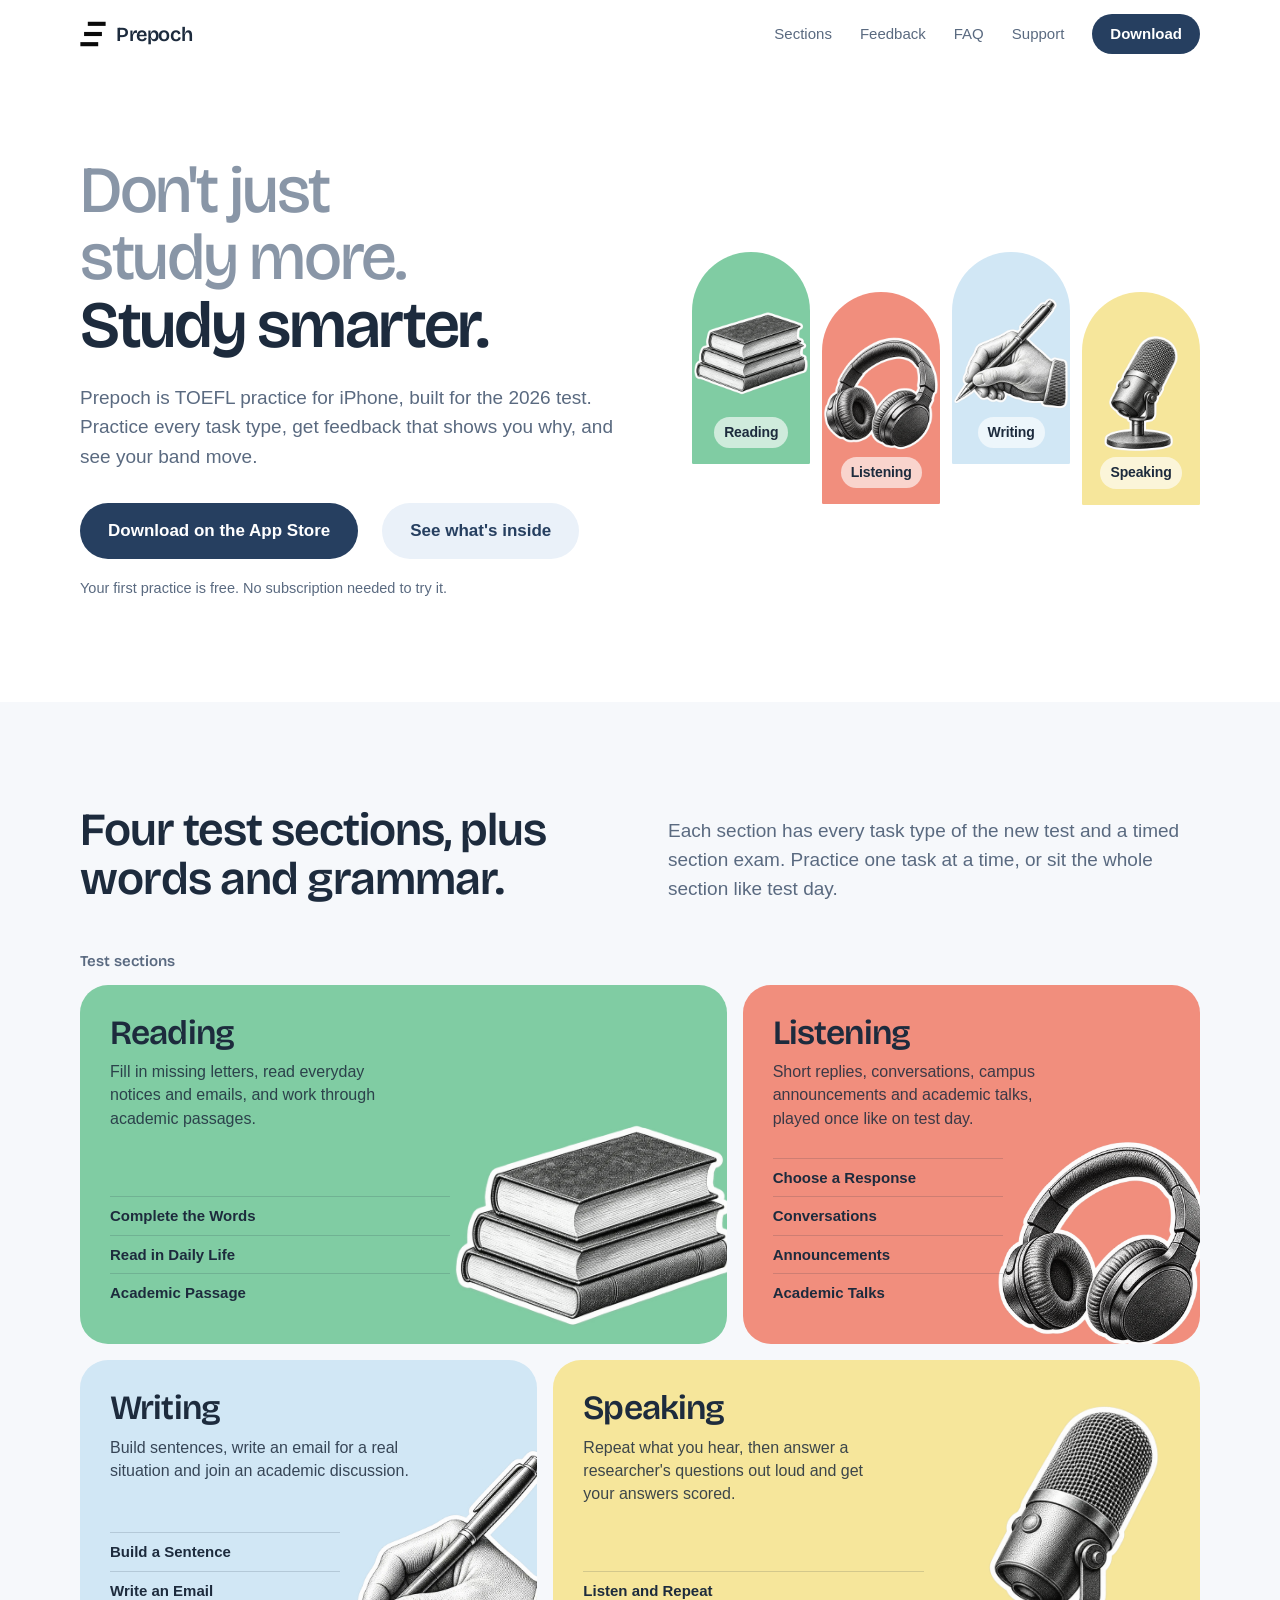
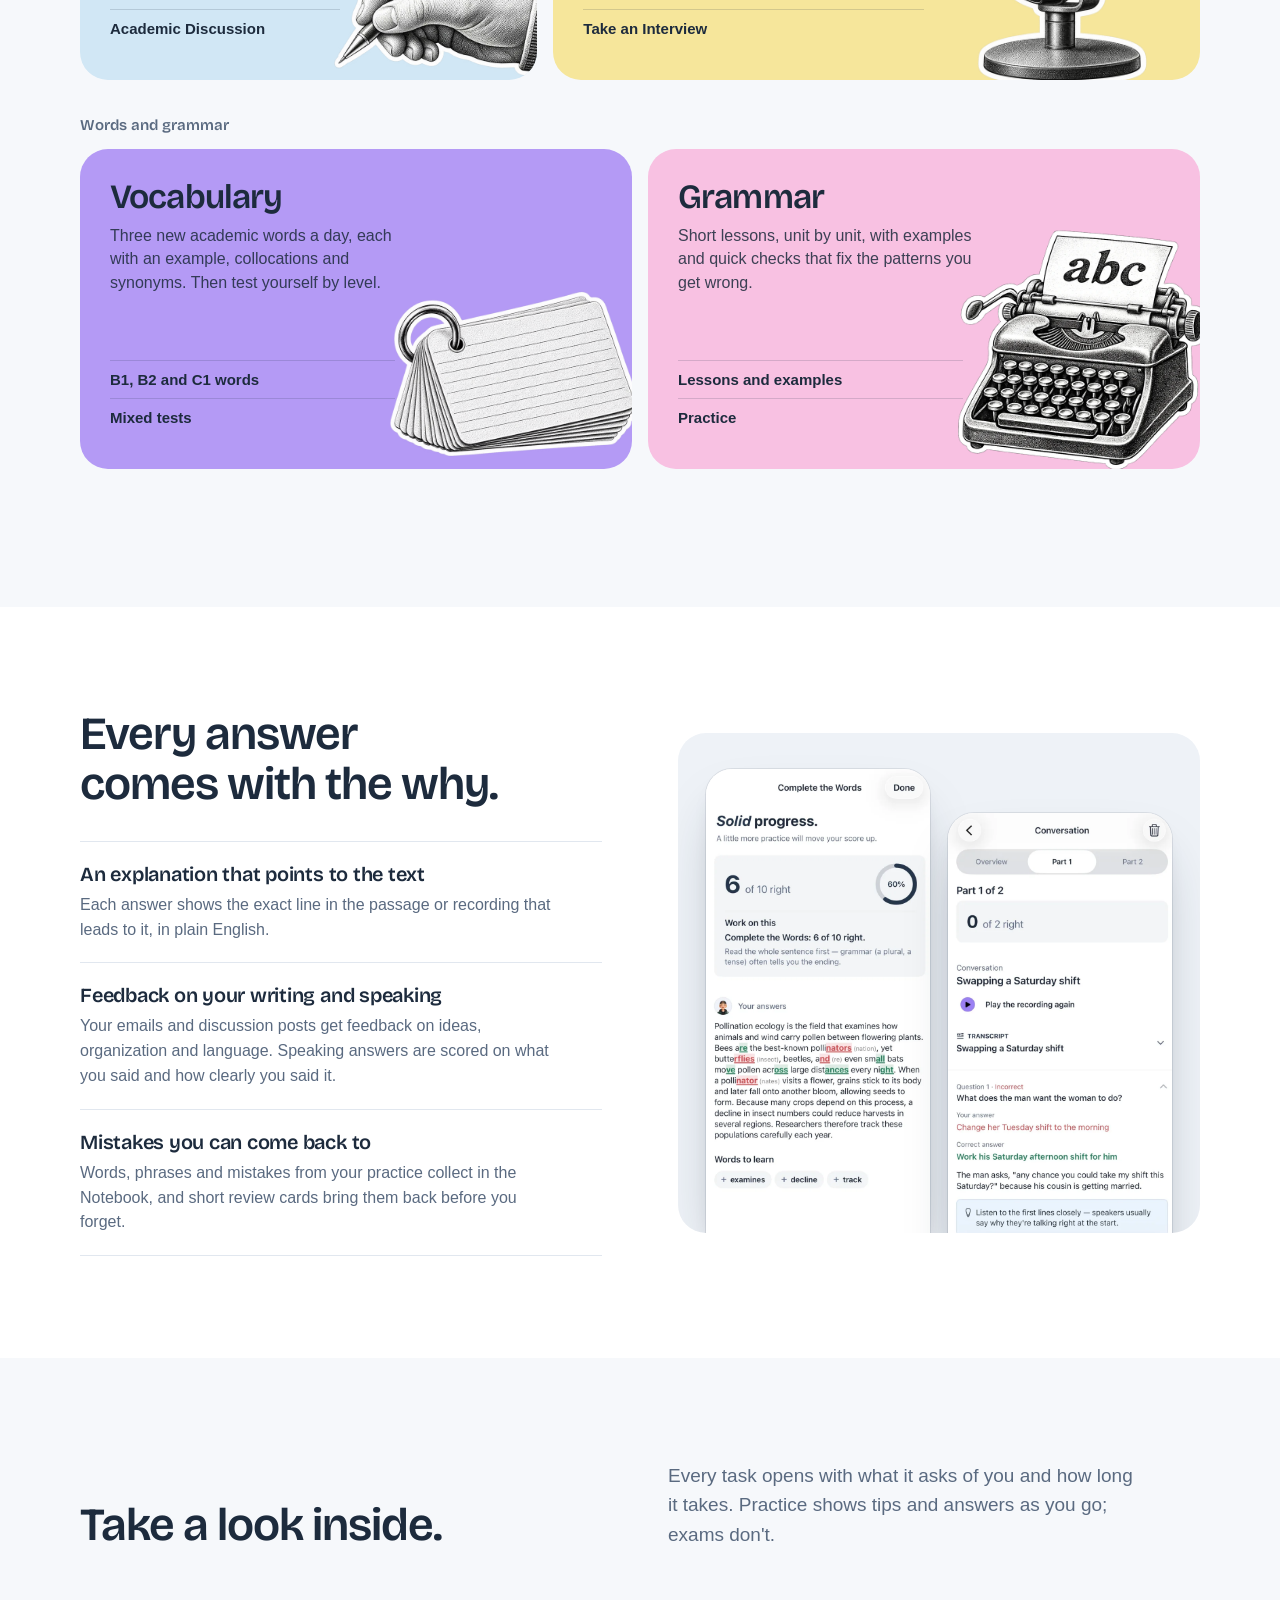
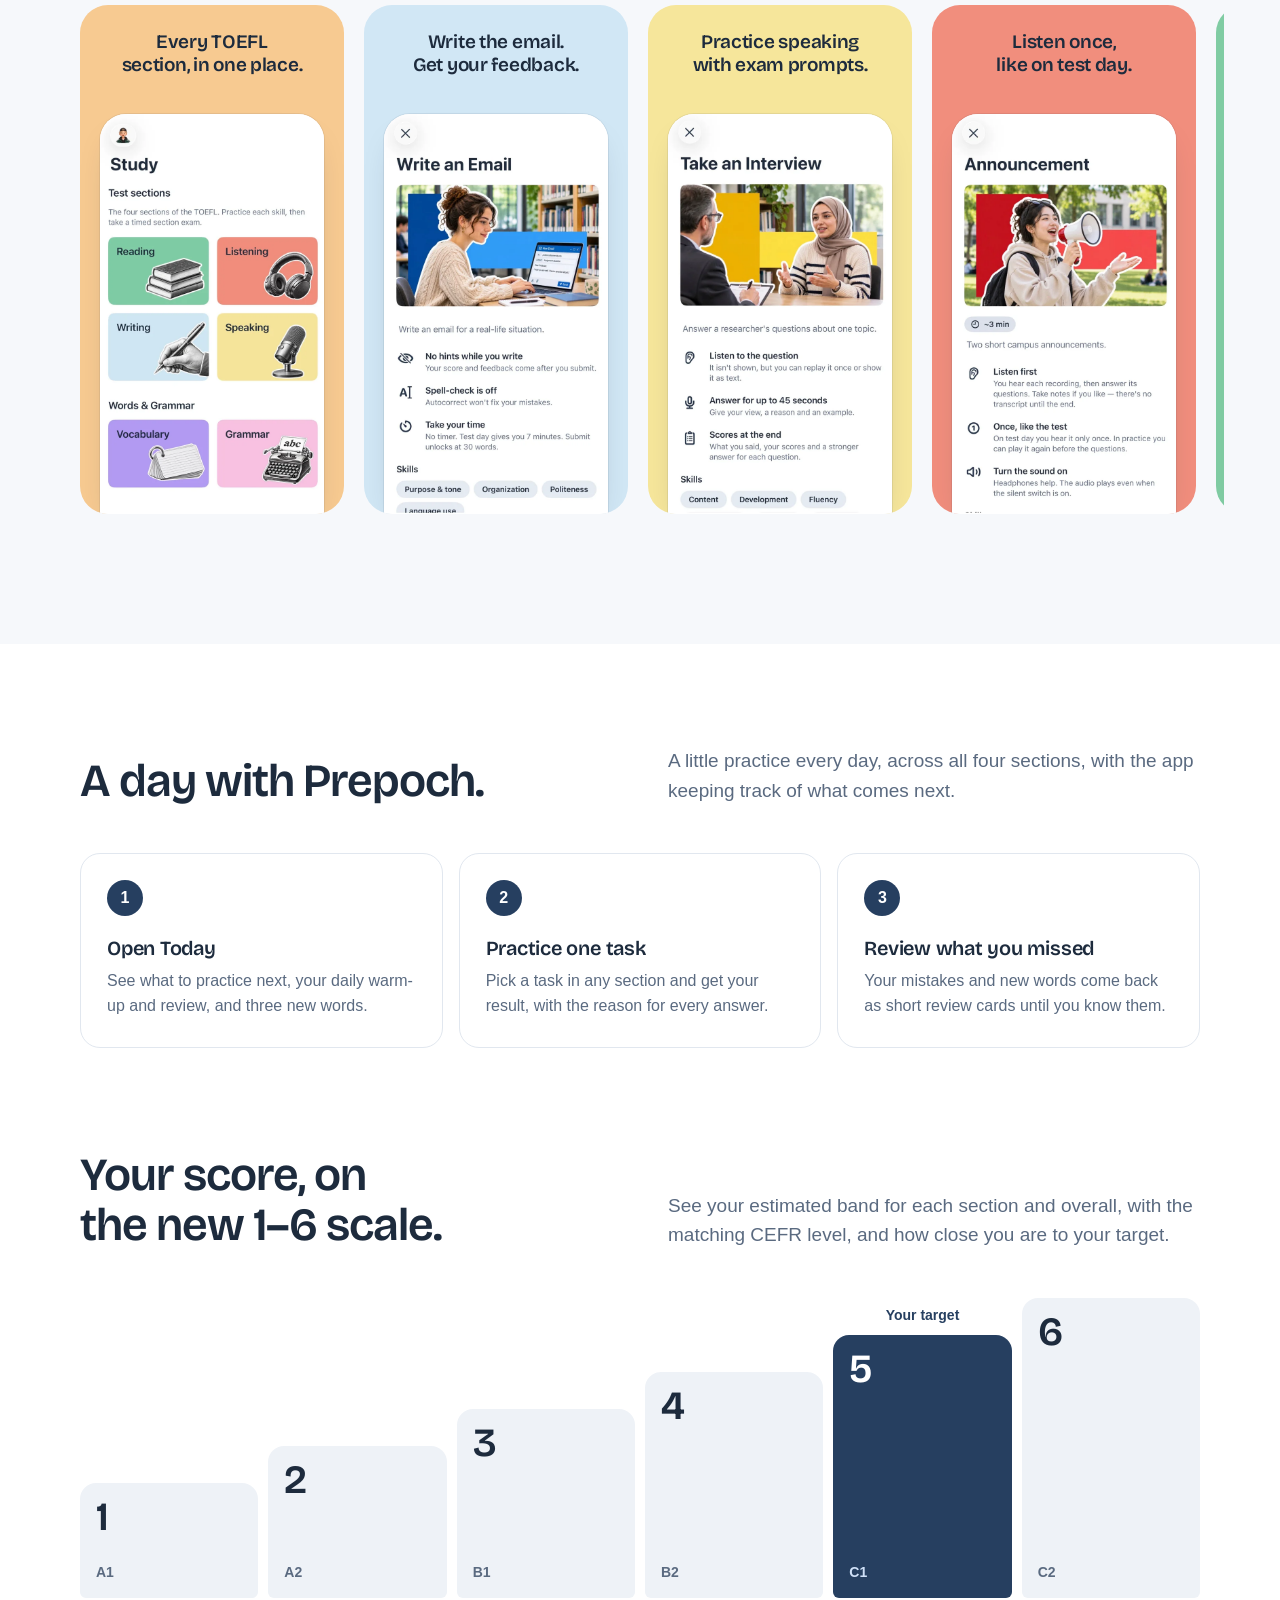
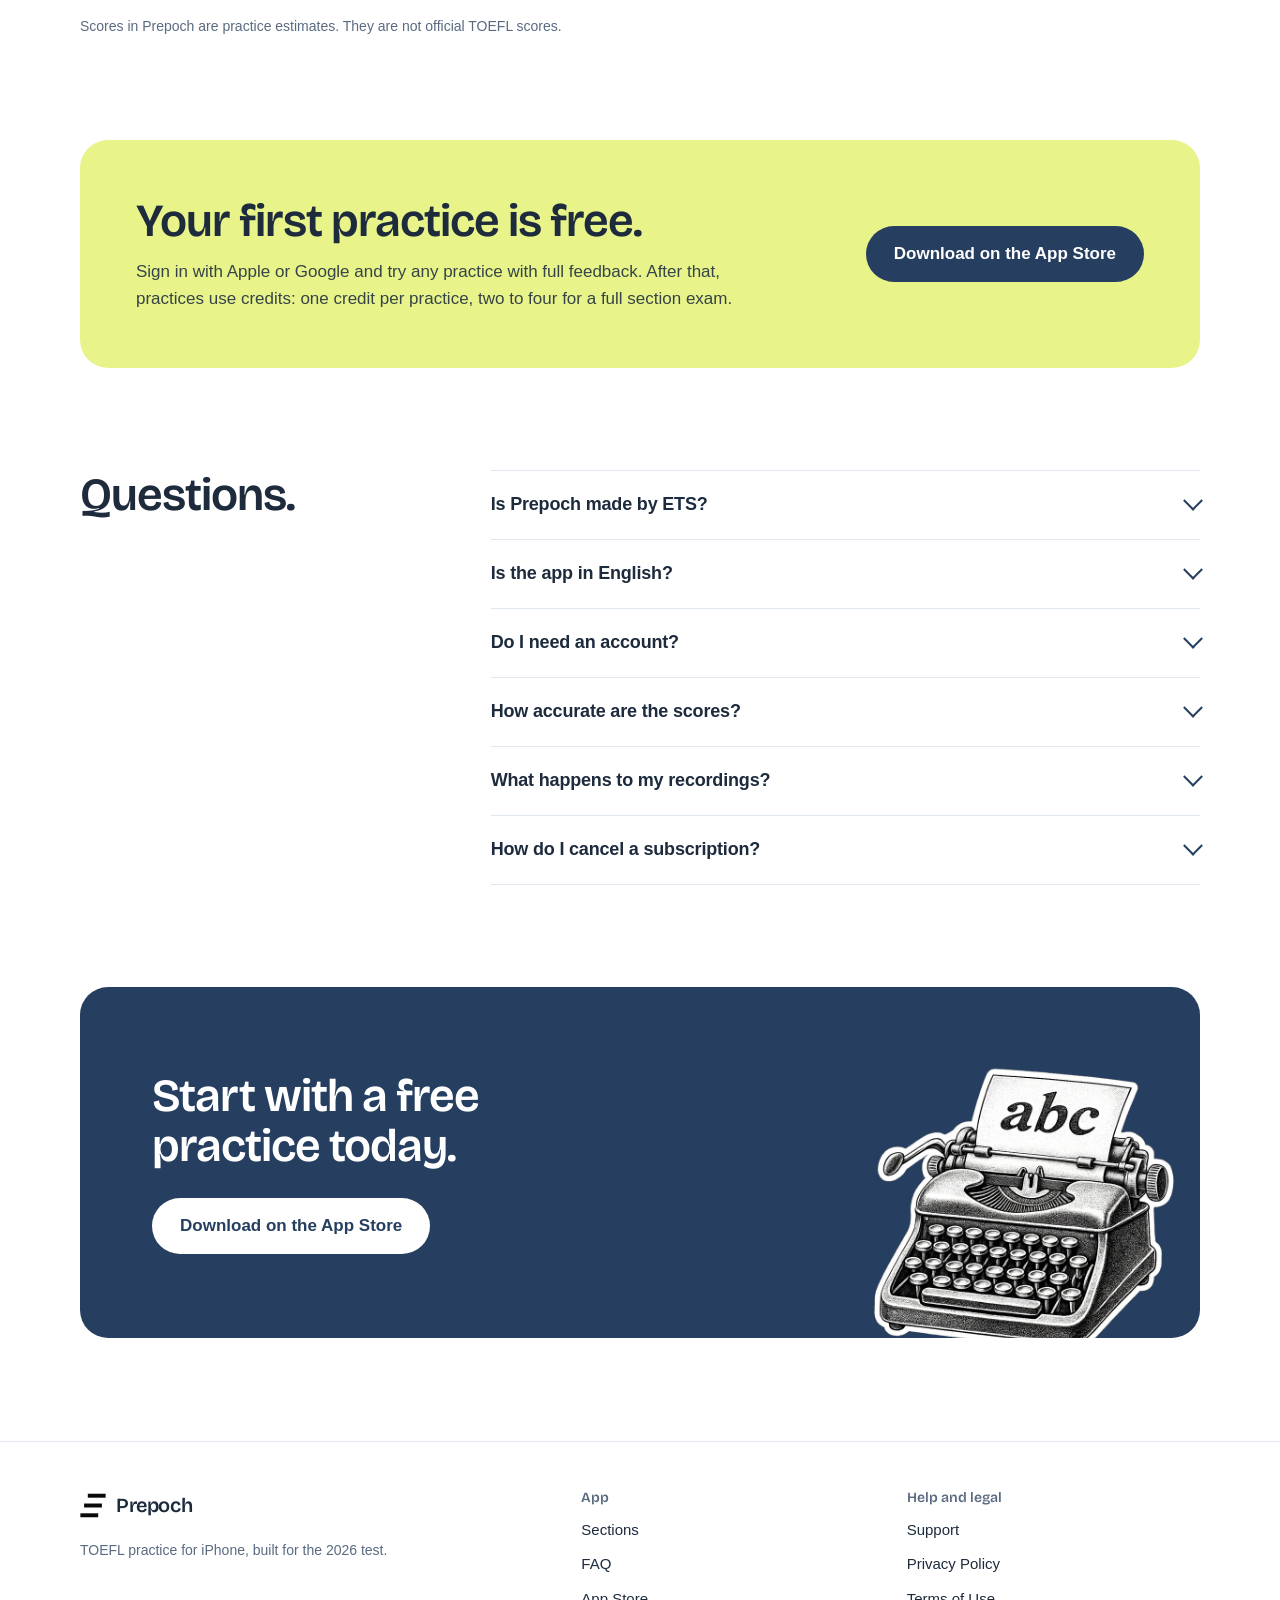
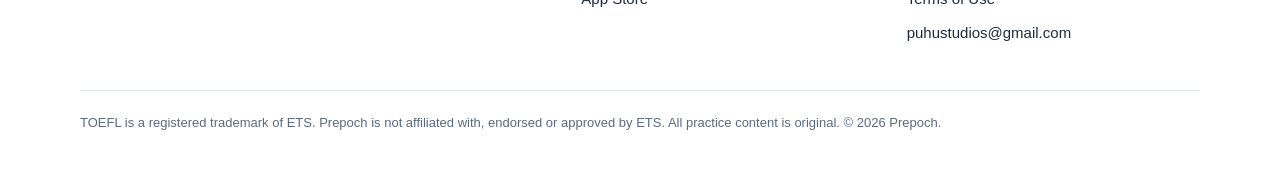
<file: index.html>
<!doctype html>
<html lang="en">
<head>
<meta charset="utf-8">
<meta name="viewport" content="width=device-width, initial-scale=1">
<title>Prepoch: TOEFL prep for iPhone</title>
<meta name="description" content="Practice every task type of the 2026 TOEFL, get feedback that shows you why, and see your band move. Your first practice is free.">
<meta name="theme-color" content="#FFFFFF">
<link rel="canonical" href="https://prepoch.puhustudios.com/">
<meta property="og:type" content="website">
<meta property="og:url" content="https://prepoch.puhustudios.com/">
<meta property="og:title" content="Prepoch: TOEFL prep for iPhone">
<meta property="og:description" content="Practice every task type of the 2026 TOEFL, get feedback that shows you why, and see your band move. Your first practice is free.">
<meta property="og:image" content="https://prepoch.puhustudios.com/assets/brand/og.jpg">
<meta name="twitter:card" content="summary_large_image">
<meta name="apple-itunes-app" content="app-id=6819005801">
<link rel="icon" type="image/svg+xml" href="assets/brand/mark.svg">
<link rel="icon" type="image/png" href="assets/brand/favicon.png">
<link rel="apple-touch-icon" href="assets/brand/apple-touch-icon.png">
<link rel="preconnect" href="https://fonts.googleapis.com">
<link rel="preconnect" href="https://fonts.gstatic.com" crossorigin>
<link href="https://fonts.googleapis.com/css2?family=Bricolage+Grotesque:opsz,wght@12..96,500..700&display=swap" rel="stylesheet">
<link rel="stylesheet" href="styles.css">
</head>
<body class="page-home">
<a class="skip" href="#main">Skip to content</a>
<header class="site-head">
  <div class="wrap head-row">
    <a class="brand" href="index.html" aria-label="Prepoch home"><img src="assets/brand/mark.svg" alt="" width="26" height="25">Prepoch</a>
    <nav class="nav" aria-label="Main">
      <a href="index.html#sections">Sections</a>
      <a href="index.html#feedback">Feedback</a>
      <a href="index.html#faq">FAQ</a>
      <a href="support.html">Support</a>
    </nav>
    <a class="btn" href="https://apps.apple.com/app/id6819005801">Download</a>
  </div>
</header>
<main id="main">
  <section class="hero">
    <div class="wrap hero-grid">
      <div>
        <h1><span class="quiet">Don't just study more.</span> Study smarter.</h1>
        <p class="lede">Prepoch is TOEFL practice for iPhone, built for the 2026 test. Practice every task type, get feedback that shows you why, and see your band move.</p>
        <div class="hero-actions">
          <a class="btn btn-lg" href="https://apps.apple.com/app/id6819005801">Download on the App Store</a>
          <a class="btn btn-lg btn-secondary" href="#sections">See what's inside</a>
        </div>
        <p class="hero-note">Your first practice is free. No subscription needed to try it.</p>
      </div>
      <div class="stage" aria-hidden="true">
        <div class="arch t-reading"><img src="assets/engrave/reading.webp" alt="" width="640" height="640"><span>Reading</span></div>
        <div class="arch t-listening"><img src="assets/engrave/listening.webp" alt="" width="640" height="640"><span>Listening</span></div>
        <div class="arch t-writing"><img src="assets/engrave/writing.webp" alt="" width="640" height="640"><span>Writing</span></div>
        <div class="arch t-speaking"><img src="assets/engrave/speaking.webp" alt="" width="640" height="640"><span>Speaking</span></div>
      </div>
    </div>
  </section>

  <section class="block block-tint" id="sections">
    <div class="wrap">
      <div class="block-head">
        <h2>Four test sections, plus words and grammar.</h2>
        <p class="lede">Each section has every task type of the new test and a timed section exam. Practice one task at a time, or sit the whole section like test day.</p>
      </div>
      <h3 class="subhead">Test sections</h3>
      <div class="tiles">
        <article class="tile-card c-reading span-7">
          <h3>Reading</h3>
          <p>Fill in missing letters, read everyday notices and emails, and work through academic passages.</p>
          <ul class="tasks" aria-label="Reading tasks"><li>Complete the Words</li><li>Read in Daily Life</li><li>Academic Passage</li></ul>
          <img class="art" src="assets/engrave/reading.webp" alt="" width="640" height="640" loading="lazy" decoding="async">
        </article>
        <article class="tile-card c-listening span-5">
          <h3>Listening</h3>
          <p>Short replies, conversations, campus announcements and academic talks, played once like on test day.</p>
          <ul class="tasks" aria-label="Listening tasks"><li>Choose a Response</li><li>Conversations</li><li>Announcements</li><li>Academic Talks</li></ul>
          <img class="art" src="assets/engrave/listening.webp" alt="" width="640" height="640" loading="lazy" decoding="async">
        </article>
        <article class="tile-card c-writing span-5">
          <h3>Writing</h3>
          <p>Build sentences, write an email for a real situation and join an academic discussion.</p>
          <ul class="tasks" aria-label="Writing tasks"><li>Build a Sentence</li><li>Write an Email</li><li>Academic Discussion</li></ul>
          <img class="art" src="assets/engrave/writing.webp" alt="" width="640" height="640" loading="lazy" decoding="async">
        </article>
        <article class="tile-card c-speaking span-7">
          <h3>Speaking</h3>
          <p>Repeat what you hear, then answer a researcher's questions out loud and get your answers scored.</p>
          <ul class="tasks" aria-label="Speaking tasks"><li>Listen and Repeat</li><li>Take an Interview</li></ul>
          <img class="art" src="assets/engrave/speaking.webp" alt="" width="640" height="640" loading="lazy" decoding="async">
        </article>
      </div>
      <h3 class="subhead" style="margin-top:36px">Words and grammar</h3>
      <div class="tiles">
        <article class="tile-card c-vocabulary span-6">
          <h3>Vocabulary</h3>
          <p>Three new academic words a day, each with an example, collocations and synonyms. Then test yourself by level.</p>
          <ul class="tasks" aria-label="Vocabulary tasks"><li>B1, B2 and C1 words</li><li>Mixed tests</li></ul>
          <img class="art" src="assets/engrave/vocabulary.webp" alt="" width="640" height="640" loading="lazy" decoding="async">
        </article>
        <article class="tile-card c-grammar span-6">
          <h3>Grammar</h3>
          <p>Short lessons, unit by unit, with examples and quick checks that fix the patterns you get wrong.</p>
          <ul class="tasks" aria-label="Grammar tasks"><li>Lessons and examples</li><li>Practice</li></ul>
          <img class="art" src="assets/engrave/grammar.webp" alt="" width="640" height="640" loading="lazy" decoding="async">
        </article>
      </div>
    </div>
  </section>

  <section class="block" id="feedback">
    <div class="wrap split">
      <div>
        <h2>Every answer comes with the why.</h2>
        <div class="points">
          <div class="point"><h3>An explanation that points to the text</h3><p>Each answer shows the exact line in the passage or recording that leads to it, in plain English.</p></div>
          <div class="point"><h3>Feedback on your writing and speaking</h3><p>Your emails and discussion posts get feedback on ideas, organization and language. Speaking answers are scored on what you said and how clearly you said it.</p></div>
          <div class="point"><h3>Mistakes you can come back to</h3><p>Words, phrases and mistakes from your practice collect in the Notebook, and short review cards bring them back before you forget.</p></div>
        </div>
      </div>
      <div class="duo">
        <div class="phone"><img src="assets/screens/result-reading.webp" alt="A Complete the Words result: 6 of 10 right, with every missing part marked right or wrong" width="660" height="1382" loading="lazy" decoding="async"></div>
        <div class="phone"><img src="assets/screens/review-listening.webp" alt="A Conversation result: the answer given, the correct answer and why" width="660" height="1382" loading="lazy" decoding="async"></div>
      </div>
    </div>
  </section>

  <section class="block block-tint">
    <div class="wrap">
      <div class="block-head">
        <h2>Take a look inside.</h2>
        <p class="lede">Every task opens with what it asks of you and how long it takes. Practice shows tips and answers as you go; exams don't.</p>
      </div>
      <div class="gallery" tabindex="0" aria-label="Screens from the app">
        <figure class="shot s-warmup">
          <figcaption>Every TOEFL section, in one place.</figcaption>
          <div class="phone"><img src="assets/screens/study.webp" alt="The Study screen: Reading, Listening, Writing, Speaking, Vocabulary and Grammar" width="660" height="1382" loading="lazy" decoding="async"></div>
        </figure>
        <figure class="shot s-writing">
          <figcaption>Write the email. Get your feedback.</figcaption>
          <div class="phone"><img src="assets/screens/email.webp" alt="The Write an Email start screen" width="660" height="1382" loading="lazy" decoding="async"></div>
        </figure>
        <figure class="shot s-speaking">
          <figcaption>Practice speaking with exam prompts.</figcaption>
          <div class="phone"><img src="assets/screens/interview.webp" alt="The Take an Interview start screen" width="660" height="1382" loading="lazy" decoding="async"></div>
        </figure>
        <figure class="shot s-listening">
          <figcaption>Listen once, like on test day.</figcaption>
          <div class="phone"><img src="assets/screens/announcement.webp" alt="The Announcement start screen" width="660" height="1382" loading="lazy" decoding="async"></div>
        </figure>
        <figure class="shot s-reading">
          <figcaption>Practice the new TOEFL task types.</figcaption>
          <div class="phone"><img src="assets/screens/complete-words.webp" alt="The Complete the Words start screen" width="660" height="1382" loading="lazy" decoding="async"></div>
        </figure>
        <figure class="shot s-grammar">
          <figcaption>Learn the rules, unit by unit.</figcaption>
          <div class="phone"><img src="assets/screens/grammar.webp" alt="A grammar lesson on parts of speech" width="660" height="1382" loading="lazy" decoding="async"></div>
        </figure>
        <figure class="shot s-vocabulary">
          <figcaption>Learn words by level, B1 to C1.</figcaption>
          <div class="phone"><img src="assets/screens/vocabulary.webp" alt="Vocabulary tests from B1 to C1" width="660" height="1382" loading="lazy" decoding="async"></div>
        </figure>
      </div>
    </div>
  </section>

  <section class="block">
    <div class="wrap">
      <div class="block-head">
        <h2>A day with Prepoch.</h2>
        <p class="lede">A little practice every day, across all four sections, with the app keeping track of what comes next.</p>
      </div>
      <ol class="steps">
        <li><h3>Open Today</h3><p>See what to practice next, your daily warm-up and review, and three new words.</p></li>
        <li><h3>Practice one task</h3><p>Pick a task in any section and get your result, with the reason for every answer.</p></li>
        <li><h3>Review what you missed</h3><p>Your mistakes and new words come back as short review cards until you know them.</p></li>
      </ol>
    </div>
  </section>

  <section class="block" style="padding-top:0">
    <div class="wrap">
      <div class="block-head">
        <h2>Your score, on the new 1–6 scale.</h2>
        <p class="lede">See your estimated band for each section and overall, with the matching CEFR level, and how close you are to your target.</p>
      </div>
      <div class="scale" role="img" aria-label="The TOEFL band scale from 1 to 6, with CEFR levels A1 to C2. Band 5 is marked as an example target.">
        <div class="band" style="--n:1"><b>1</b><span>A1</span></div>
        <div class="band" style="--n:2"><b>2</b><span>A2</span></div>
        <div class="band" style="--n:3"><b>3</b><span>B1</span></div>
        <div class="band" style="--n:4"><b>4</b><span>B2</span></div>
        <div class="band is-target" style="--n:5"><b>5</b><span>C1</span></div>
        <div class="band" style="--n:6"><b>6</b><span>C2</span></div>
      </div>
      <p class="small scale-note">Scores in Prepoch are practice estimates. They are not official TOEFL scores.</p>
    </div>
  </section>

  <section class="block" id="free" style="padding-top:0">
    <div class="wrap">
      <div class="free">
        <div>
          <h2>Your first practice is free.</h2>
          <p>Sign in with Apple or Google and try any practice with full feedback. After that, practices use credits: one credit per practice, two to four for a full section exam.</p>
        </div>
        <a class="btn btn-lg" href="https://apps.apple.com/app/id6819005801">Download on the App Store</a>
      </div>
    </div>
  </section>

  <section class="block" id="faq" style="padding-top:0">
    <div class="wrap faq">
      <h2>Questions.</h2>
      <div class="faq-list">
        <details><summary>Is Prepoch made by ETS?</summary><p>No. Prepoch is an independent app. All questions, passages and recordings are written and produced by us to follow the published 2026 TOEFL format. They are not real test questions.</p></details>
        <details><summary>Is the app in English?</summary><p>Yes. The app is in English, like the test itself.</p></details>
        <details><summary>Do I need an account?</summary><p>You can look around as a guest. Sign in with Apple or Google to practice: your first practice is free, and your credits and progress stay with your account.</p></details>
        <details><summary>How accurate are the scores?</summary><p>Bands follow the 2026 TOEFL scale and its CEFR levels, but they are estimates from your practice, and AI feedback can be wrong. Use them to track progress, not to predict your official score.</p></details>
        <details><summary>What happens to my recordings?</summary><p>Your Speaking answers are sent securely to our AI service to be scored. We don't keep the recordings after scoring, only the result. See the <a href="privacy.html">Privacy Policy</a>.</p></details>
        <details><summary>How do I cancel a subscription?</summary><p>Subscriptions are managed by Apple. On your iPhone open Settings, tap your name, then Subscriptions, choose Prepoch and tap Cancel Subscription.</p></details>
      </div>
    </div>
  </section>

  <section class="wrap">
    <div class="closing">
      <h2>Start with a free practice today.</h2>
      <a class="btn btn-lg btn-light" href="https://apps.apple.com/app/id6819005801">Download on the App Store</a>
      <img src="assets/engrave/grammar.webp" alt="" width="640" height="640" loading="lazy" decoding="async">
    </div>
  </section>
</main>
<footer class="site-foot">
  <div class="wrap">
    <div class="foot-grid">
      <div>
        <a class="brand" href="index.html"><img src="assets/brand/mark.svg" alt="" width="26" height="25">Prepoch</a>
        <p class="small" style="margin-top:14px;max-width:22em">TOEFL practice for iPhone, built for the 2026 test.</p>
      </div>
      <div>
        <h2>App</h2>
        <ul>
          <li><a href="index.html#sections">Sections</a></li>
          <li><a href="index.html#faq">FAQ</a></li>
          <li><a href="https://apps.apple.com/app/id6819005801">App Store</a></li>
        </ul>
      </div>
      <div>
        <h2>Help and legal</h2>
        <ul>
          <li><a href="support.html">Support</a></li>
          <li><a href="privacy.html">Privacy Policy</a></li>
          <li><a href="terms.html">Terms of Use</a></li>
          <li><a href="mailto:puhustudios@gmail.com">puhustudios@gmail.com</a></li>
        </ul>
      </div>
    </div>
    <p class="foot-note">TOEFL is a registered trademark of ETS. Prepoch is not affiliated with, endorsed or approved by ETS. All practice content is original. © 2026 Prepoch.</p>
  </div>
</footer>
<script>
  // The header gets a hairline once the page has scrolled.
  const h = document.querySelector('.site-head');
  const onScroll = () => h.classList.toggle('scrolled', window.scrollY > 8);
  addEventListener('scroll', onScroll, { passive: true }); onScroll();
</script>
</body>
</html>
</file>
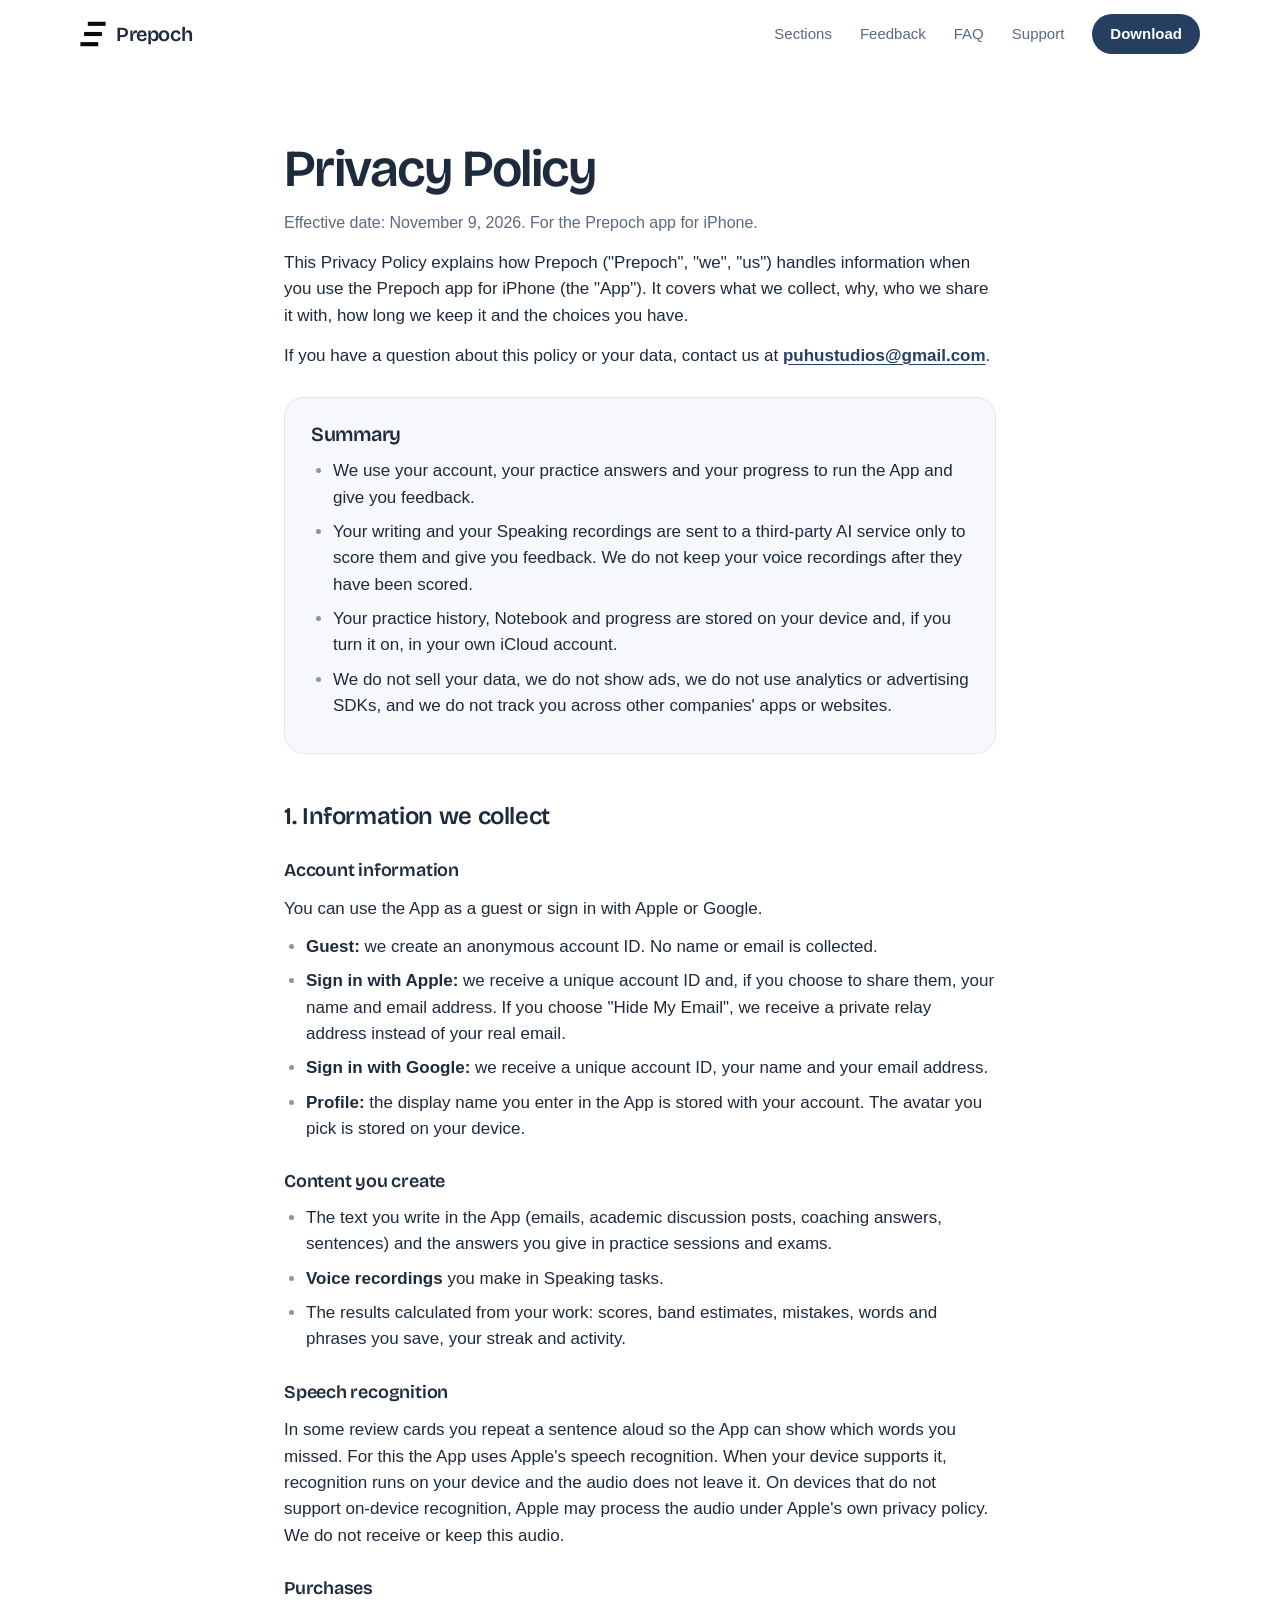
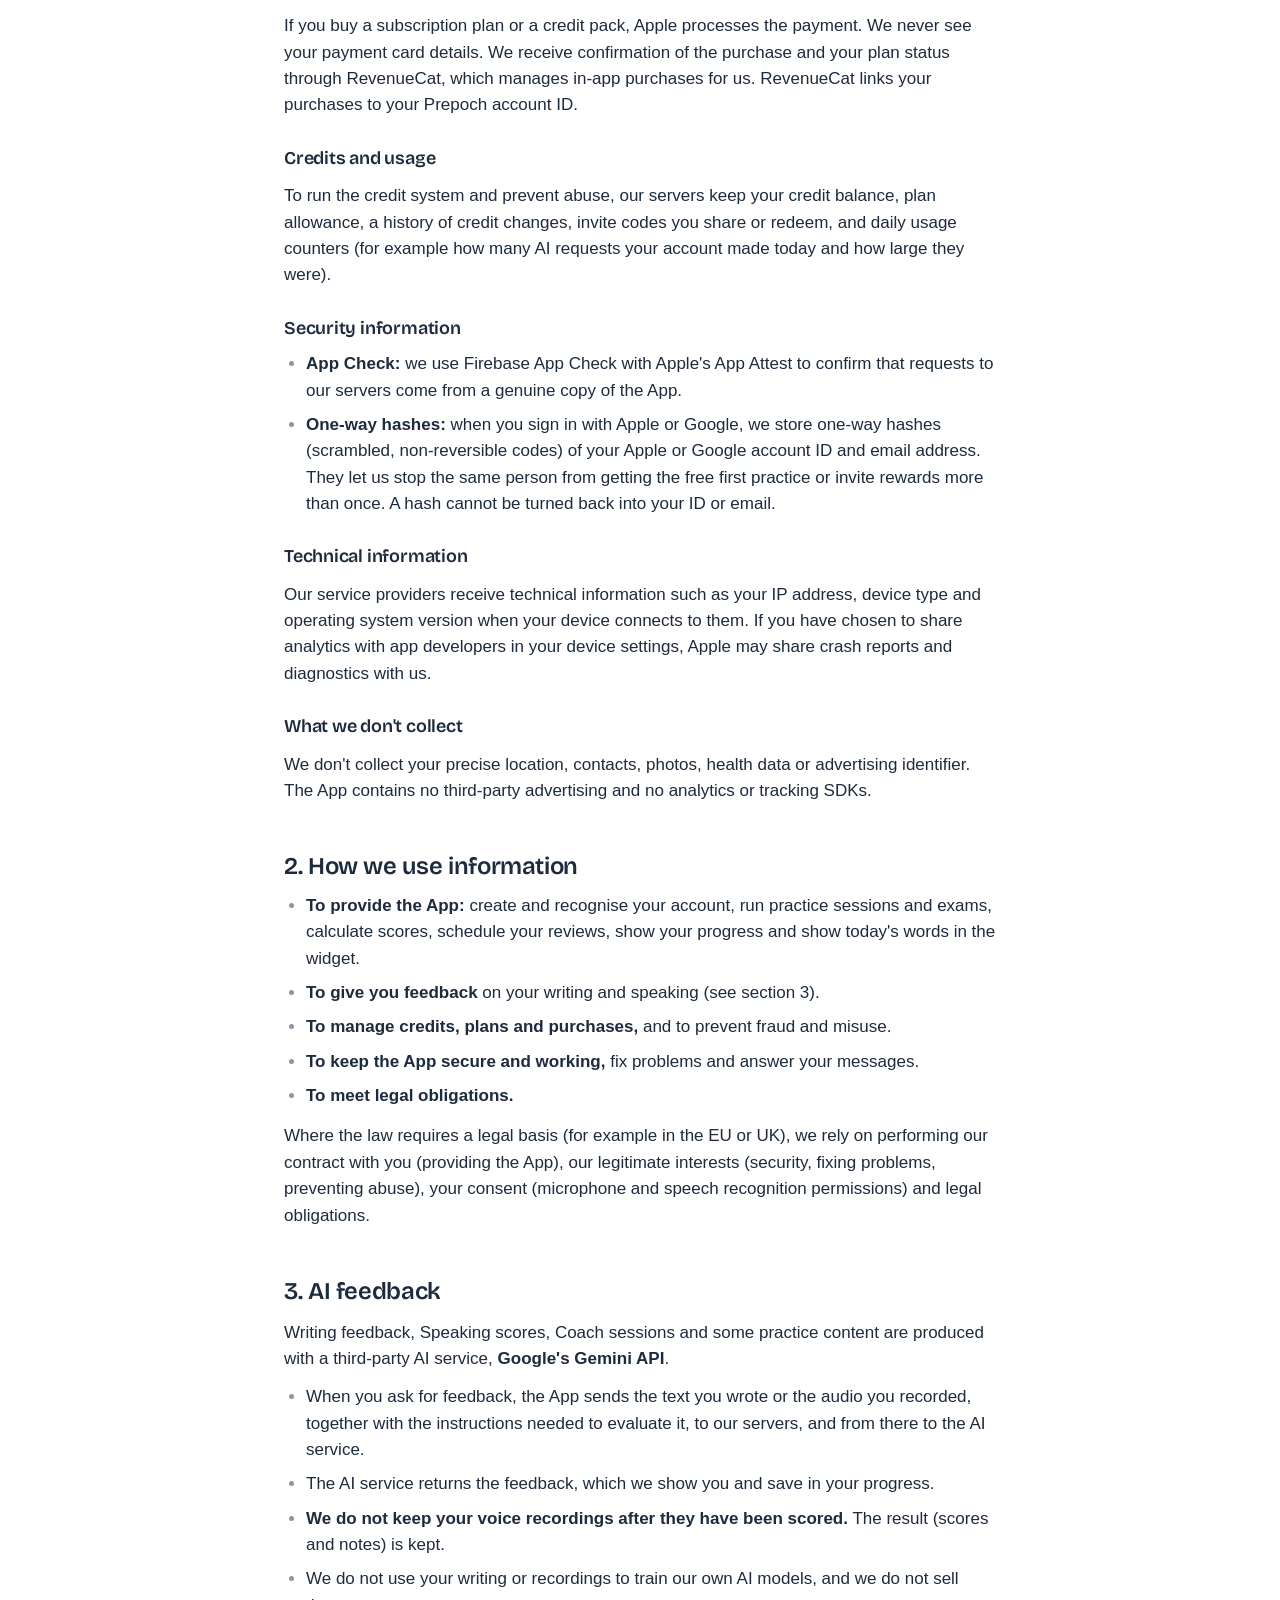
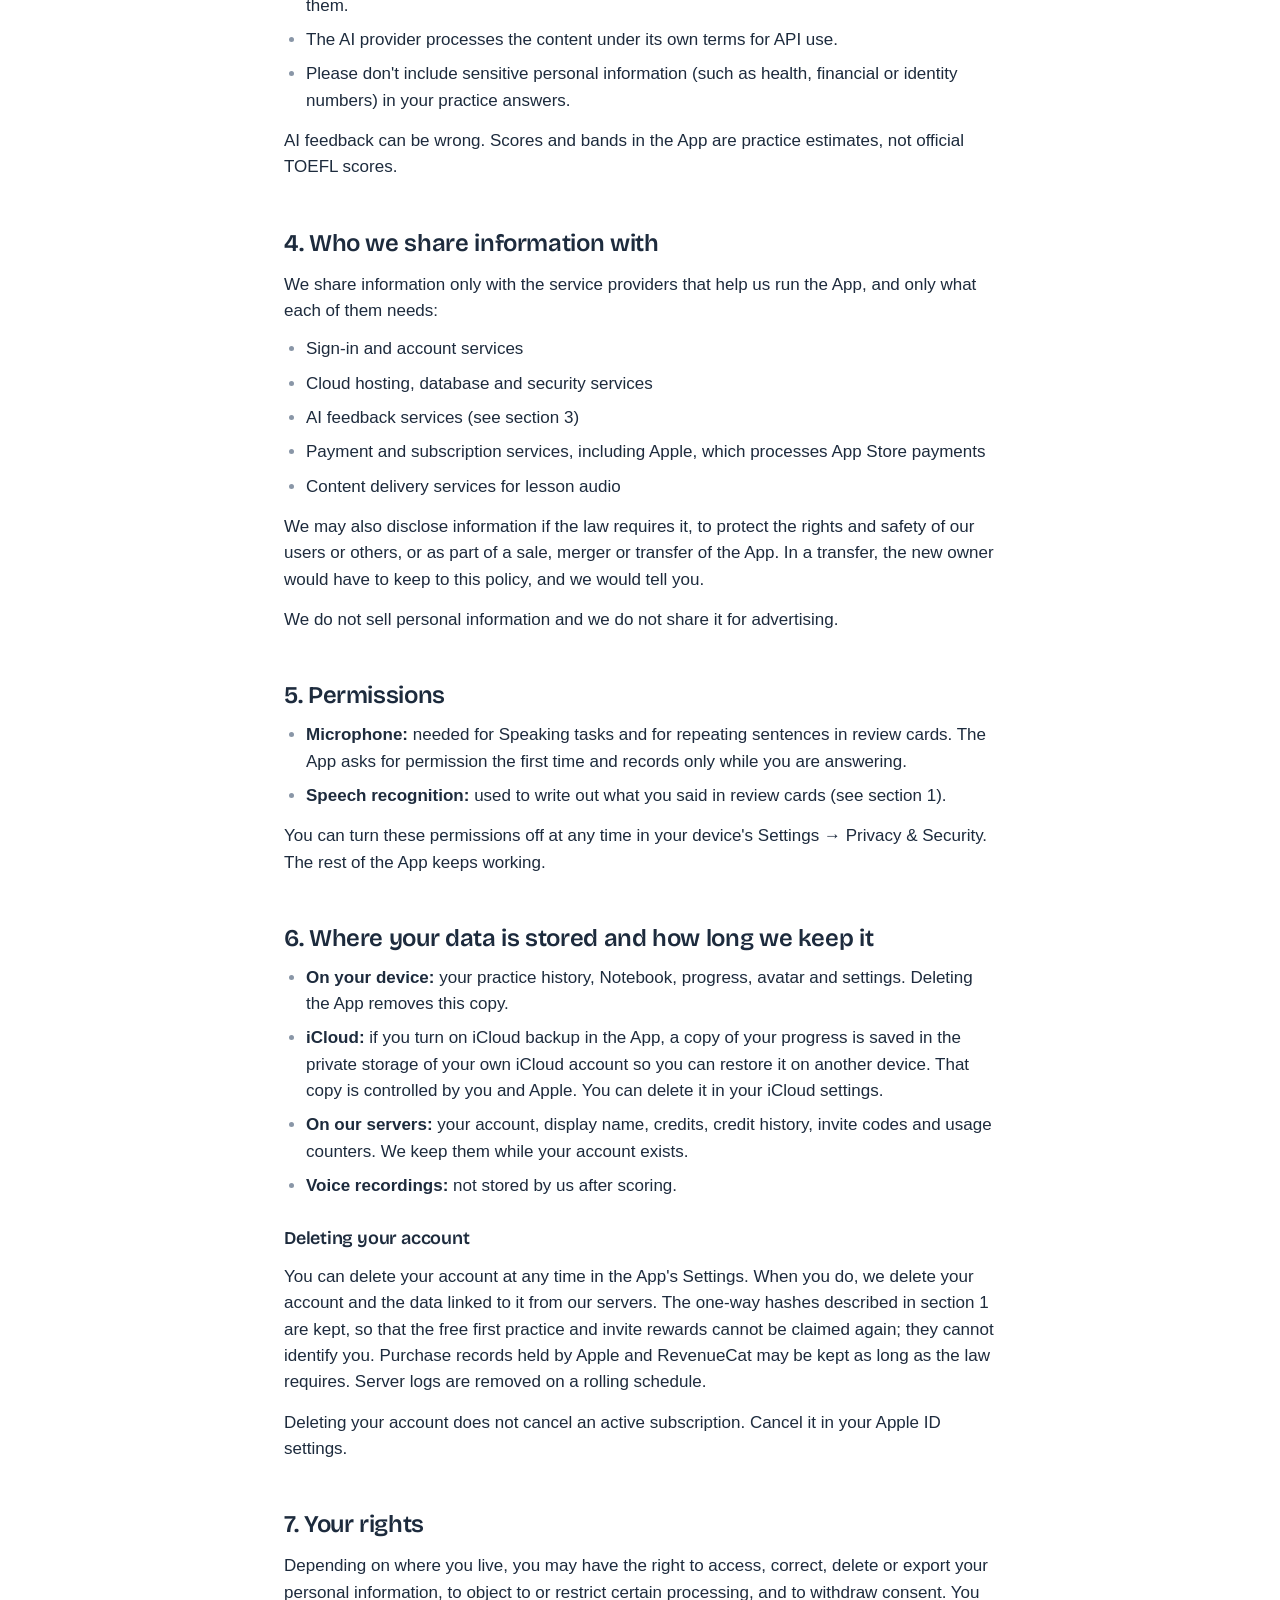
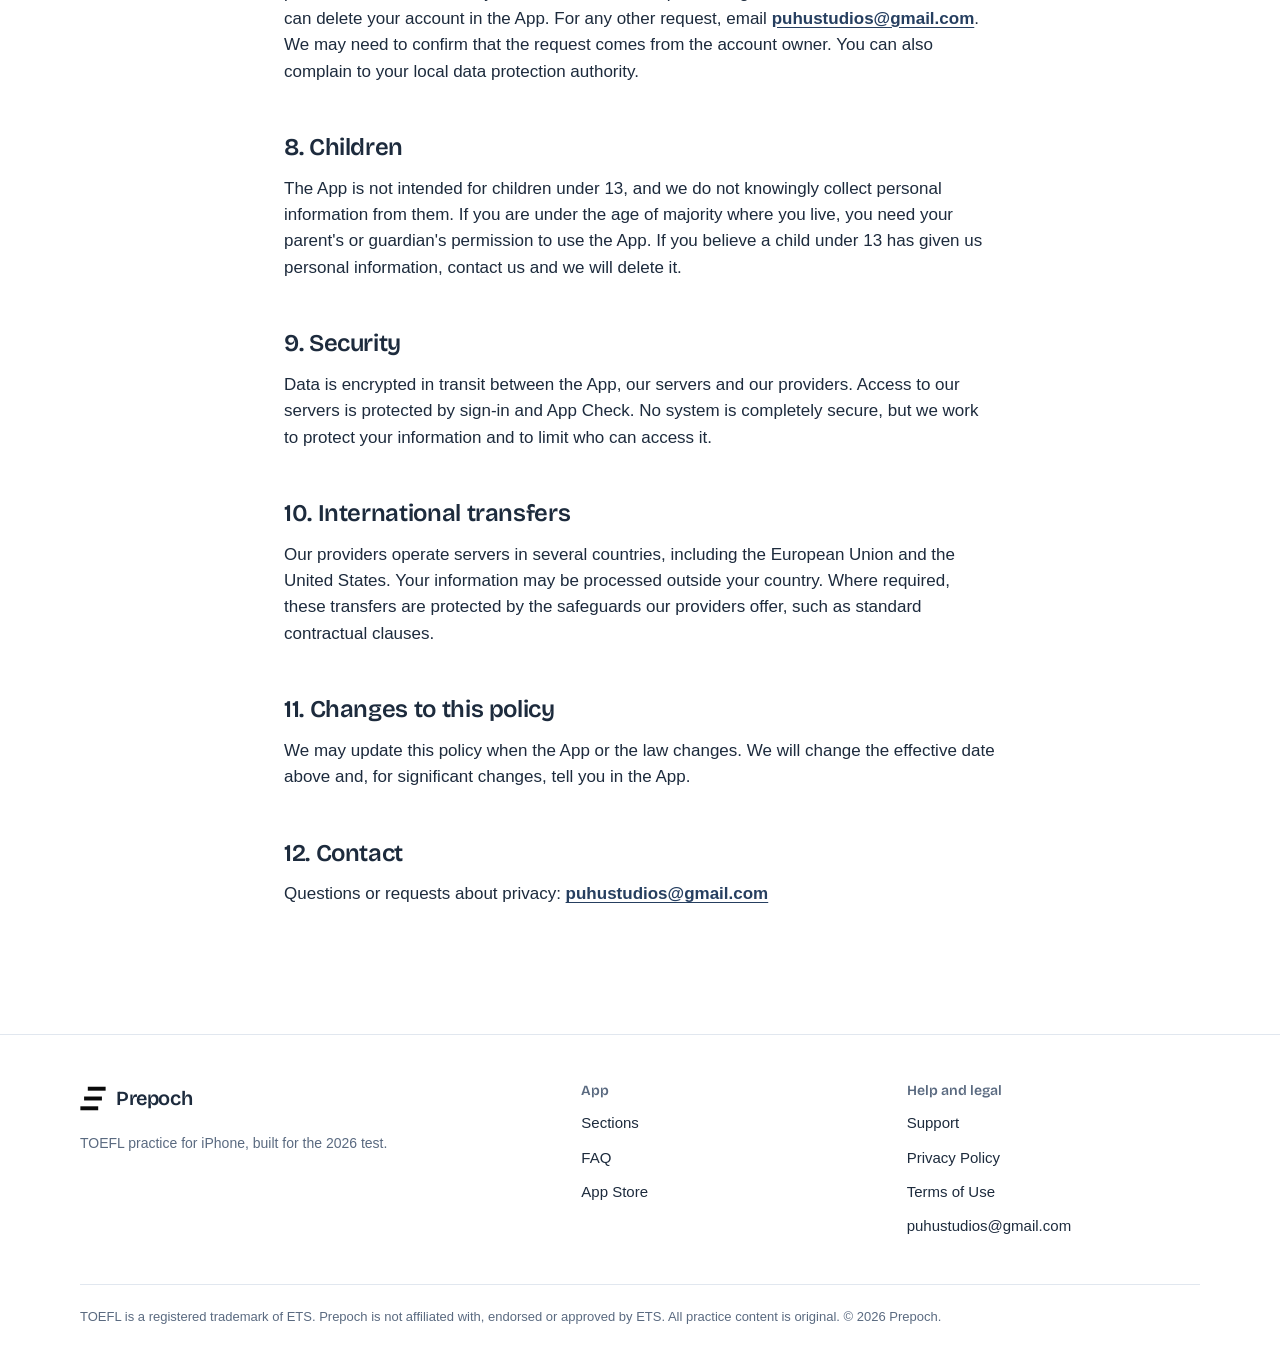
<file: privacy.html>
<!doctype html>
<html lang="en">
<head>
<meta charset="utf-8">
<meta name="viewport" content="width=device-width, initial-scale=1">
<title>Privacy Policy | Prepoch</title>
<meta name="description" content="How Prepoch handles your information: what we collect, why, who we share it with and your choices.">
<meta name="theme-color" content="#FFFFFF">
<link rel="canonical" href="https://prepoch.puhustudios.com/privacy.html">
<meta property="og:type" content="website">
<meta property="og:url" content="https://prepoch.puhustudios.com/privacy.html">
<meta property="og:title" content="Privacy Policy | Prepoch">
<meta property="og:description" content="How Prepoch handles your information: what we collect, why, who we share it with and your choices.">
<meta property="og:image" content="https://prepoch.puhustudios.com/assets/brand/og.jpg">
<meta name="twitter:card" content="summary_large_image">
<meta name="apple-itunes-app" content="app-id=6819005801">
<link rel="icon" type="image/svg+xml" href="assets/brand/mark.svg">
<link rel="icon" type="image/png" href="assets/brand/favicon.png">
<link rel="apple-touch-icon" href="assets/brand/apple-touch-icon.png">
<link rel="preconnect" href="https://fonts.googleapis.com">
<link rel="preconnect" href="https://fonts.gstatic.com" crossorigin>
<link href="https://fonts.googleapis.com/css2?family=Bricolage+Grotesque:opsz,wght@12..96,500..700&display=swap" rel="stylesheet">
<link rel="stylesheet" href="styles.css">
</head>
<body class="page-privacy">
<a class="skip" href="#main">Skip to content</a>
<header class="site-head">
  <div class="wrap head-row">
    <a class="brand" href="index.html" aria-label="Prepoch home"><img src="assets/brand/mark.svg" alt="" width="26" height="25">Prepoch</a>
    <nav class="nav" aria-label="Main">
      <a href="index.html#sections">Sections</a>
      <a href="index.html#feedback">Feedback</a>
      <a href="index.html#faq">FAQ</a>
      <a href="support.html">Support</a>
    </nav>
    <a class="btn" href="https://apps.apple.com/app/id6819005801">Download</a>
  </div>
</header>
<main id="main" class="doc">
  <h1>Privacy Policy</h1>
  <p class="meta">Effective date: November 9, 2026. For the Prepoch app for iPhone.</p>
  <p>This Privacy Policy explains how Prepoch ("Prepoch", "we", "us") handles information when you use the Prepoch app for iPhone (the "App"). It covers what we collect, why, who we share it with, how long we keep it and the choices you have.</p>
<p>If you have a question about this policy or your data, contact us at <strong><a href="mailto:puhustudios@gmail.com">puhustudios@gmail.com</a></strong>.</p>
<div class="summary-box"><h2>Summary</h2><ul><li>We use your account, your practice answers and your progress to run the App and give you feedback.</li><li>Your writing and your Speaking recordings are sent to a third-party AI service only to score them and give you feedback. We do not keep your voice recordings after they have been scored.</li><li>Your practice history, Notebook and progress are stored on your device and, if you turn it on, in your own iCloud account.</li><li>We do not sell your data, we do not show ads, we do not use analytics or advertising SDKs, and we do not track you across other companies' apps or websites.</li></ul></div>
<h2>1. Information we collect</h2>
<h3>Account information</h3>
<p>You can use the App as a guest or sign in with Apple or Google.</p>
<ul><li><strong>Guest:</strong> we create an anonymous account ID. No name or email is collected.</li><li><strong>Sign in with Apple:</strong> we receive a unique account ID and, if you choose to share them, your name and email address. If you choose "Hide My Email", we receive a private relay address instead of your real email.</li><li><strong>Sign in with Google:</strong> we receive a unique account ID, your name and your email address.</li><li><strong>Profile:</strong> the display name you enter in the App is stored with your account. The avatar you pick is stored on your device.</li></ul>
<h3>Content you create</h3>
<ul><li>The text you write in the App (emails, academic discussion posts, coaching answers, sentences) and the answers you give in practice sessions and exams.</li><li><strong>Voice recordings</strong> you make in Speaking tasks.</li><li>The results calculated from your work: scores, band estimates, mistakes, words and phrases you save, your streak and activity.</li></ul>
<h3>Speech recognition</h3>
<p>In some review cards you repeat a sentence aloud so the App can show which words you missed. For this the App uses Apple's speech recognition. When your device supports it, recognition runs on your device and the audio does not leave it. On devices that do not support on-device recognition, Apple may process the audio under Apple's own privacy policy. We do not receive or keep this audio.</p>
<h3>Purchases</h3>
<p>If you buy a subscription plan or a credit pack, Apple processes the payment. We never see your payment card details. We receive confirmation of the purchase and your plan status through RevenueCat, which manages in-app purchases for us. RevenueCat links your purchases to your Prepoch account ID.</p>
<h3>Credits and usage</h3>
<p>To run the credit system and prevent abuse, our servers keep your credit balance, plan allowance, a history of credit changes, invite codes you share or redeem, and daily usage counters (for example how many AI requests your account made today and how large they were).</p>
<h3>Security information</h3>
<ul><li><strong>App Check:</strong> we use Firebase App Check with Apple's App Attest to confirm that requests to our servers come from a genuine copy of the App.</li><li><strong>One-way hashes:</strong> when you sign in with Apple or Google, we store one-way hashes (scrambled, non-reversible codes) of your Apple or Google account ID and email address. They let us stop the same person from getting the free first practice or invite rewards more than once. A hash cannot be turned back into your ID or email.</li></ul>
<h3>Technical information</h3>
<p>Our service providers receive technical information such as your IP address, device type and operating system version when your device connects to them. If you have chosen to share analytics with app developers in your device settings, Apple may share crash reports and diagnostics with us.</p>
<h3>What we don't collect</h3>
<p>We don't collect your precise location, contacts, photos, health data or advertising identifier. The App contains no third-party advertising and no analytics or tracking SDKs.</p>
<h2>2. How we use information</h2>
<ul><li><strong>To provide the App:</strong> create and recognise your account, run practice sessions and exams, calculate scores, schedule your reviews, show your progress and show today's words in the widget.</li><li><strong>To give you feedback</strong> on your writing and speaking (see section 3).</li><li><strong>To manage credits, plans and purchases,</strong> and to prevent fraud and misuse.</li><li><strong>To keep the App secure and working,</strong> fix problems and answer your messages.</li><li><strong>To meet legal obligations.</strong></li></ul>
<p>Where the law requires a legal basis (for example in the EU or UK), we rely on performing our contract with you (providing the App), our legitimate interests (security, fixing problems, preventing abuse), your consent (microphone and speech recognition permissions) and legal obligations.</p>
<h2>3. AI feedback</h2>
<p>Writing feedback, Speaking scores, Coach sessions and some practice content are produced with a third-party AI service, <strong>Google's Gemini API</strong>.</p>
<ul><li>When you ask for feedback, the App sends the text you wrote or the audio you recorded, together with the instructions needed to evaluate it, to our servers, and from there to the AI service.</li><li>The AI service returns the feedback, which we show you and save in your progress.</li><li><strong>We do not keep your voice recordings after they have been scored.</strong> The result (scores and notes) is kept.</li><li>We do not use your writing or recordings to train our own AI models, and we do not sell them.</li><li>The AI provider processes the content under its own terms for API use.</li><li>Please don't include sensitive personal information (such as health, financial or identity numbers) in your practice answers.</li></ul>
<p>AI feedback can be wrong. Scores and bands in the App are practice estimates, not official TOEFL scores.</p>
<h2>4. Who we share information with</h2>
<p>We share information only with the service providers that help us run the App, and only what each of them needs:</p>
<ul><li>Sign-in and account services</li><li>Cloud hosting, database and security services</li><li>AI feedback services (see section 3)</li><li>Payment and subscription services, including Apple, which processes App Store payments</li><li>Content delivery services for lesson audio</li></ul>
<p>We may also disclose information if the law requires it, to protect the rights and safety of our users or others, or as part of a sale, merger or transfer of the App. In a transfer, the new owner would have to keep to this policy, and we would tell you.</p>
<p>We do not sell personal information and we do not share it for advertising.</p>
<h2>5. Permissions</h2>
<ul><li><strong>Microphone:</strong> needed for Speaking tasks and for repeating sentences in review cards. The App asks for permission the first time and records only while you are answering.</li><li><strong>Speech recognition:</strong> used to write out what you said in review cards (see section 1).</li></ul>
<p>You can turn these permissions off at any time in your device's Settings → Privacy &amp; Security. The rest of the App keeps working.</p>
<h2>6. Where your data is stored and how long we keep it</h2>
<ul><li><strong>On your device:</strong> your practice history, Notebook, progress, avatar and settings. Deleting the App removes this copy.</li><li><strong>iCloud:</strong> if you turn on iCloud backup in the App, a copy of your progress is saved in the private storage of your own iCloud account so you can restore it on another device. That copy is controlled by you and Apple. You can delete it in your iCloud settings.</li><li><strong>On our servers:</strong> your account, display name, credits, credit history, invite codes and usage counters. We keep them while your account exists.</li><li><strong>Voice recordings:</strong> not stored by us after scoring.</li></ul>
<h3>Deleting your account</h3>
<p>You can delete your account at any time in the App's Settings. When you do, we delete your account and the data linked to it from our servers. The one-way hashes described in section 1 are kept, so that the free first practice and invite rewards cannot be claimed again; they cannot identify you. Purchase records held by Apple and RevenueCat may be kept as long as the law requires. Server logs are removed on a rolling schedule.</p>
<p>Deleting your account does not cancel an active subscription. Cancel it in your Apple ID settings.</p>
<h2>7. Your rights</h2>
<p>Depending on where you live, you may have the right to access, correct, delete or export your personal information, to object to or restrict certain processing, and to withdraw consent. You can delete your account in the App. For any other request, email <strong><a href="mailto:puhustudios@gmail.com">puhustudios@gmail.com</a></strong>. We may need to confirm that the request comes from the account owner. You can also complain to your local data protection authority.</p>
<h2>8. Children</h2>
<p>The App is not intended for children under 13, and we do not knowingly collect personal information from them. If you are under the age of majority where you live, you need your parent's or guardian's permission to use the App. If you believe a child under 13 has given us personal information, contact us and we will delete it.</p>
<h2>9. Security</h2>
<p>Data is encrypted in transit between the App, our servers and our providers. Access to our servers is protected by sign-in and App Check. No system is completely secure, but we work to protect your information and to limit who can access it.</p>
<h2>10. International transfers</h2>
<p>Our providers operate servers in several countries, including the European Union and the United States. Your information may be processed outside your country. Where required, these transfers are protected by the safeguards our providers offer, such as standard contractual clauses.</p>
<h2>11. Changes to this policy</h2>
<p>We may update this policy when the App or the law changes. We will change the effective date above and, for significant changes, tell you in the App.</p>
<h2>12. Contact</h2>
<p>Questions or requests about privacy: <strong><a href="mailto:puhustudios@gmail.com">puhustudios@gmail.com</a></strong></p>
</main>
<footer class="site-foot">
  <div class="wrap">
    <div class="foot-grid">
      <div>
        <a class="brand" href="index.html"><img src="assets/brand/mark.svg" alt="" width="26" height="25">Prepoch</a>
        <p class="small" style="margin-top:14px;max-width:22em">TOEFL practice for iPhone, built for the 2026 test.</p>
      </div>
      <div>
        <h2>App</h2>
        <ul>
          <li><a href="index.html#sections">Sections</a></li>
          <li><a href="index.html#faq">FAQ</a></li>
          <li><a href="https://apps.apple.com/app/id6819005801">App Store</a></li>
        </ul>
      </div>
      <div>
        <h2>Help and legal</h2>
        <ul>
          <li><a href="support.html">Support</a></li>
          <li><a href="privacy.html">Privacy Policy</a></li>
          <li><a href="terms.html">Terms of Use</a></li>
          <li><a href="mailto:puhustudios@gmail.com">puhustudios@gmail.com</a></li>
        </ul>
      </div>
    </div>
    <p class="foot-note">TOEFL is a registered trademark of ETS. Prepoch is not affiliated with, endorsed or approved by ETS. All practice content is original. © 2026 Prepoch.</p>
  </div>
</footer>
<script>
  // The header gets a hairline once the page has scrolled.
  const h = document.querySelector('.site-head');
  const onScroll = () => h.classList.toggle('scrolled', window.scrollY > 8);
  addEventListener('scroll', onScroll, { passive: true }); onScroll();
</script>
</body>
</html>
</file>
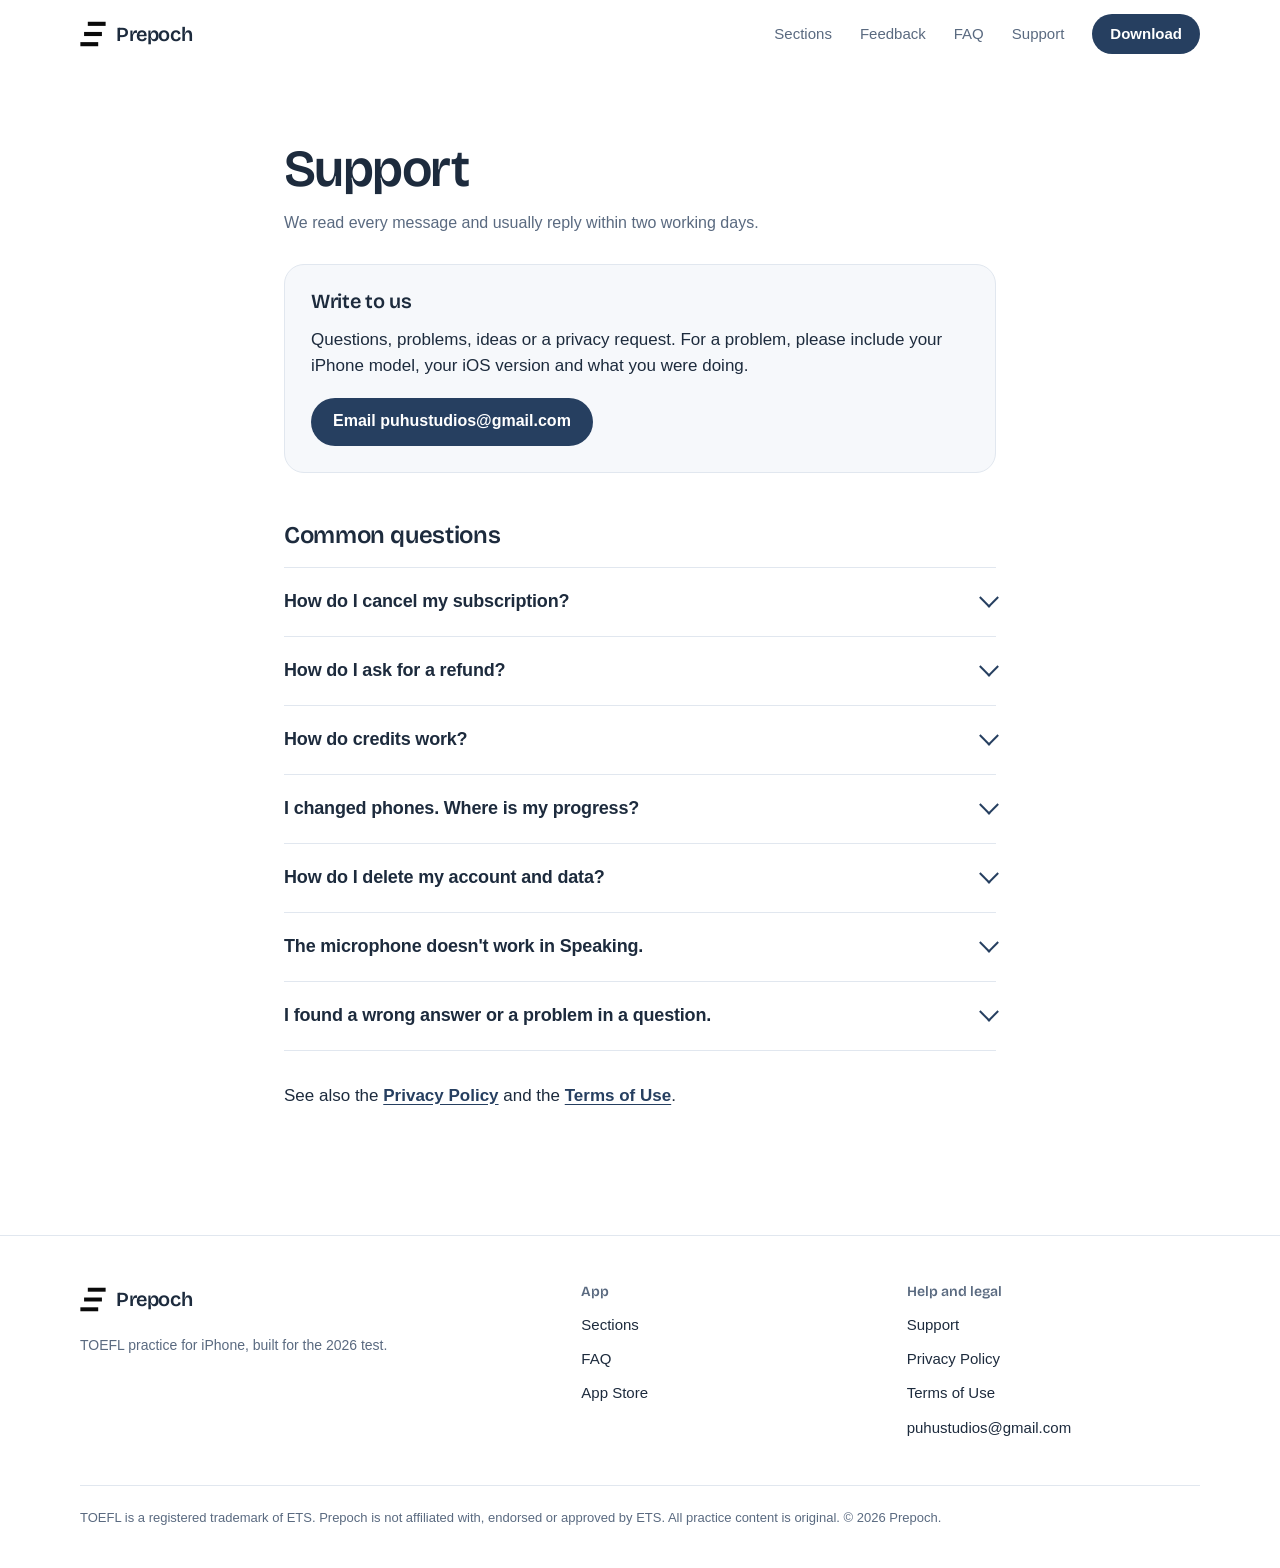
<file: support.html>
<!doctype html>
<html lang="en">
<head>
<meta charset="utf-8">
<meta name="viewport" content="width=device-width, initial-scale=1">
<title>Support | Prepoch</title>
<meta name="description" content="Get help with Prepoch: contact us, subscriptions, credits, your account and your data.">
<meta name="theme-color" content="#FFFFFF">
<link rel="canonical" href="https://prepoch.puhustudios.com/support.html">
<meta property="og:type" content="website">
<meta property="og:url" content="https://prepoch.puhustudios.com/support.html">
<meta property="og:title" content="Support | Prepoch">
<meta property="og:description" content="Get help with Prepoch: contact us, subscriptions, credits, your account and your data.">
<meta property="og:image" content="https://prepoch.puhustudios.com/assets/brand/og.jpg">
<meta name="twitter:card" content="summary_large_image">
<meta name="apple-itunes-app" content="app-id=6819005801">
<link rel="icon" type="image/svg+xml" href="assets/brand/mark.svg">
<link rel="icon" type="image/png" href="assets/brand/favicon.png">
<link rel="apple-touch-icon" href="assets/brand/apple-touch-icon.png">
<link rel="preconnect" href="https://fonts.googleapis.com">
<link rel="preconnect" href="https://fonts.gstatic.com" crossorigin>
<link href="https://fonts.googleapis.com/css2?family=Bricolage+Grotesque:opsz,wght@12..96,500..700&display=swap" rel="stylesheet">
<link rel="stylesheet" href="styles.css">
</head>
<body class="page-support">
<a class="skip" href="#main">Skip to content</a>
<header class="site-head">
  <div class="wrap head-row">
    <a class="brand" href="index.html" aria-label="Prepoch home"><img src="assets/brand/mark.svg" alt="" width="26" height="25">Prepoch</a>
    <nav class="nav" aria-label="Main">
      <a href="index.html#sections">Sections</a>
      <a href="index.html#feedback">Feedback</a>
      <a href="index.html#faq">FAQ</a>
      <a href="support.html">Support</a>
    </nav>
    <a class="btn" href="https://apps.apple.com/app/id6819005801">Download</a>
  </div>
</header>
<main id="main" class="doc">
  <h1>Support</h1>
  <p class="meta">We read every message and usually reply within two working days.</p>
  <div class="contact-box">
    <h2>Write to us</h2>
    <p>Questions, problems, ideas or a privacy request. For a problem, please include your iPhone model, your iOS version and what you were doing.</p>
    <a class="btn" href="mailto:puhustudios@gmail.com?subject=Prepoch%20support">Email puhustudios@gmail.com</a>
  </div>
  <h2>Common questions</h2>
  <div class="faq-list"><details><summary>How do I cancel my subscription?</summary><p>Subscriptions are managed by Apple. On your iPhone open Settings, tap your name, then Subscriptions, choose Prepoch and tap Cancel Subscription. Deleting the app or your account does not cancel it.</p></details>
<details><summary>How do I ask for a refund?</summary><p>Purchases are billed by Apple, so refunds are requested from Apple at <a href="https://reportaproblem.apple.com">reportaproblem.apple.com</a>.</p></details>
<details><summary>How do credits work?</summary><p>A practice uses 1 credit. A full section exam uses 2 to 4, and the start page shows the cost before you begin. Your first practice after you sign in is free. Plan credits renew each period and don't roll over; bought credits never expire.</p></details>
<details><summary>I changed phones. Where is my progress?</summary><p>Turn on iCloud backup in the app's Settings on your old phone, then sign in with the same Apple or Google account on the new one. Your credits stay with your account.</p></details>
<details><summary>How do I delete my account and data?</summary><p>Open Settings in the app, then Delete account. This removes your account and its data from our servers. If you can't open the app, email us from the address you signed in with and we'll do it for you.</p></details>
<details><summary>The microphone doesn't work in Speaking.</summary><p>Open iPhone Settings, then Privacy &amp; Security, then Microphone, and switch Prepoch on. Do the same under Speech Recognition for the review cards.</p></details>
<details><summary>I found a wrong answer or a problem in a question.</summary><p>Tell us which section and task it was, and what you saw. A screenshot helps. We fix content quickly.</p></details></div>
  <p style="margin-top:32px">See also the <a href="privacy.html">Privacy Policy</a> and the <a href="terms.html">Terms of Use</a>.</p>
</main>
<footer class="site-foot">
  <div class="wrap">
    <div class="foot-grid">
      <div>
        <a class="brand" href="index.html"><img src="assets/brand/mark.svg" alt="" width="26" height="25">Prepoch</a>
        <p class="small" style="margin-top:14px;max-width:22em">TOEFL practice for iPhone, built for the 2026 test.</p>
      </div>
      <div>
        <h2>App</h2>
        <ul>
          <li><a href="index.html#sections">Sections</a></li>
          <li><a href="index.html#faq">FAQ</a></li>
          <li><a href="https://apps.apple.com/app/id6819005801">App Store</a></li>
        </ul>
      </div>
      <div>
        <h2>Help and legal</h2>
        <ul>
          <li><a href="support.html">Support</a></li>
          <li><a href="privacy.html">Privacy Policy</a></li>
          <li><a href="terms.html">Terms of Use</a></li>
          <li><a href="mailto:puhustudios@gmail.com">puhustudios@gmail.com</a></li>
        </ul>
      </div>
    </div>
    <p class="foot-note">TOEFL is a registered trademark of ETS. Prepoch is not affiliated with, endorsed or approved by ETS. All practice content is original. © 2026 Prepoch.</p>
  </div>
</footer>
<script>
  // The header gets a hairline once the page has scrolled.
  const h = document.querySelector('.site-head');
  const onScroll = () => h.classList.toggle('scrolled', window.scrollY > 8);
  addEventListener('scroll', onScroll, { passive: true }); onScroll();
</script>
</body>
</html>
</file>
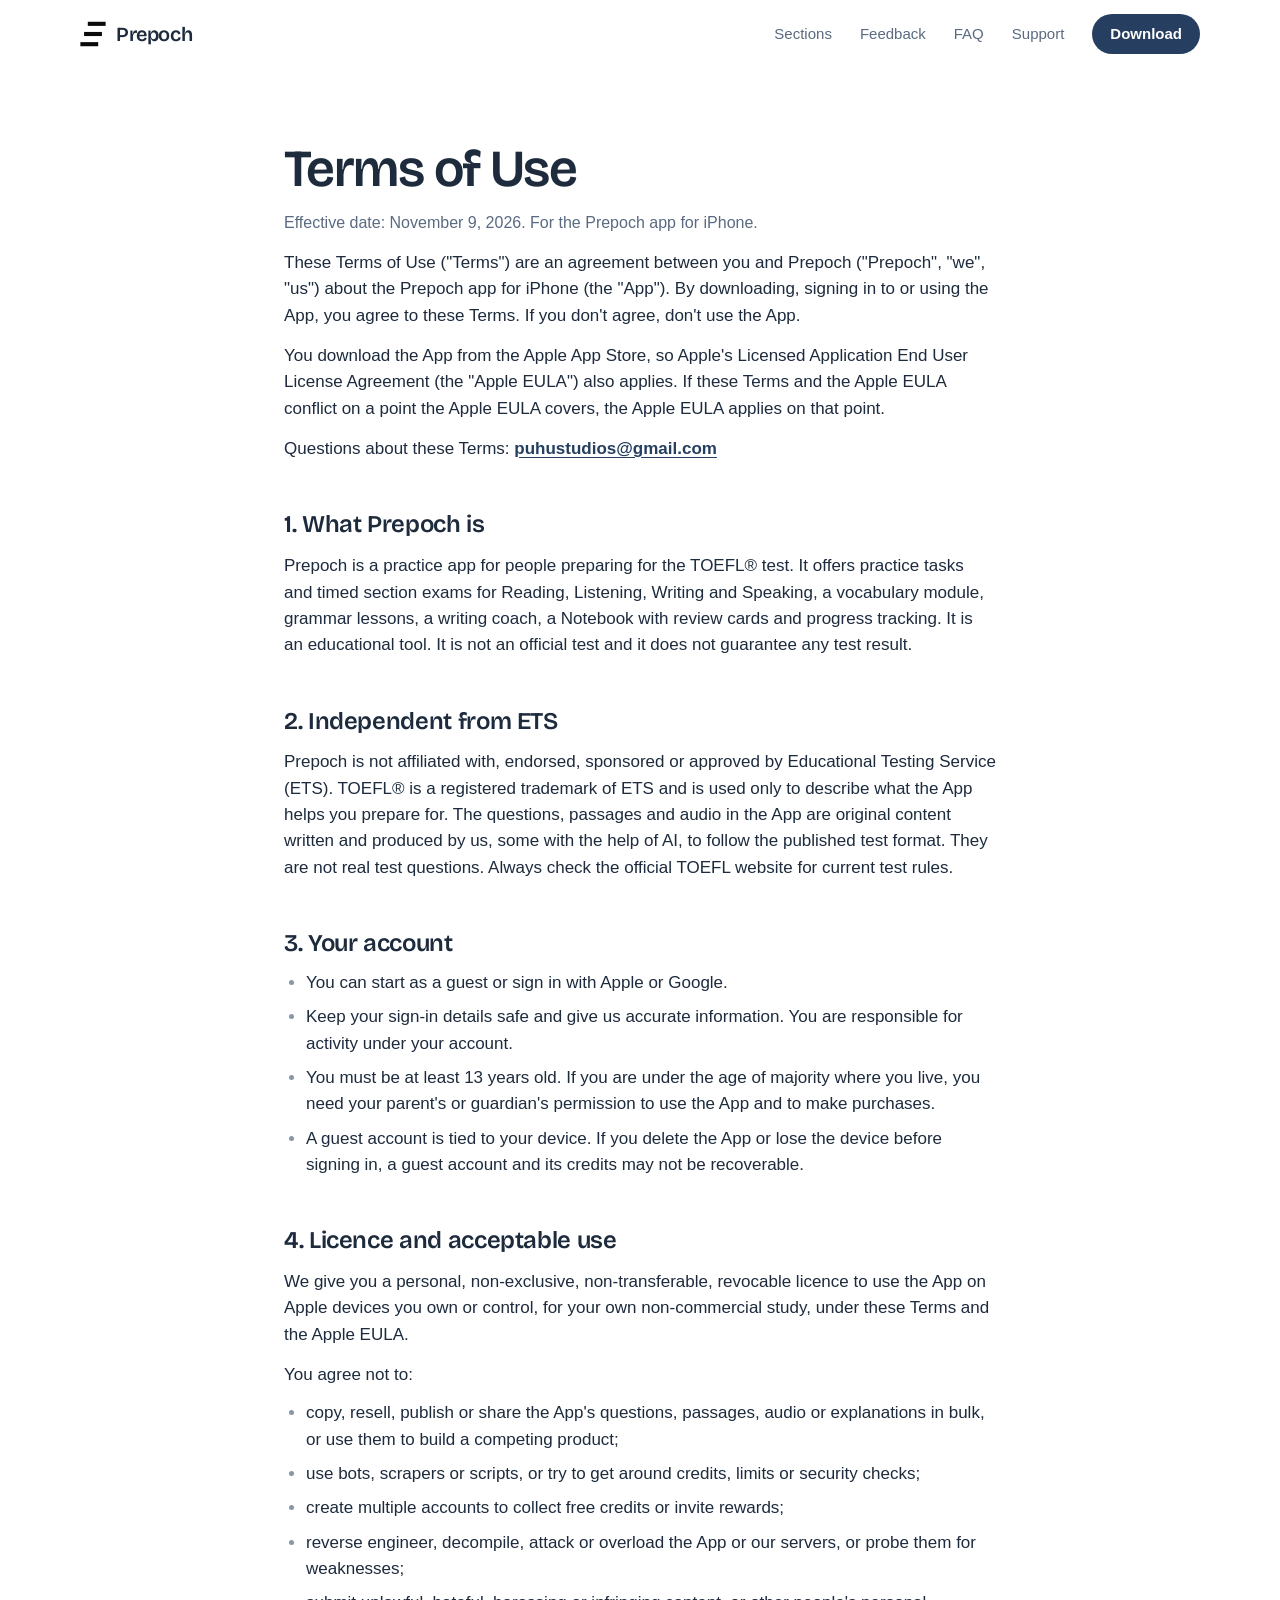
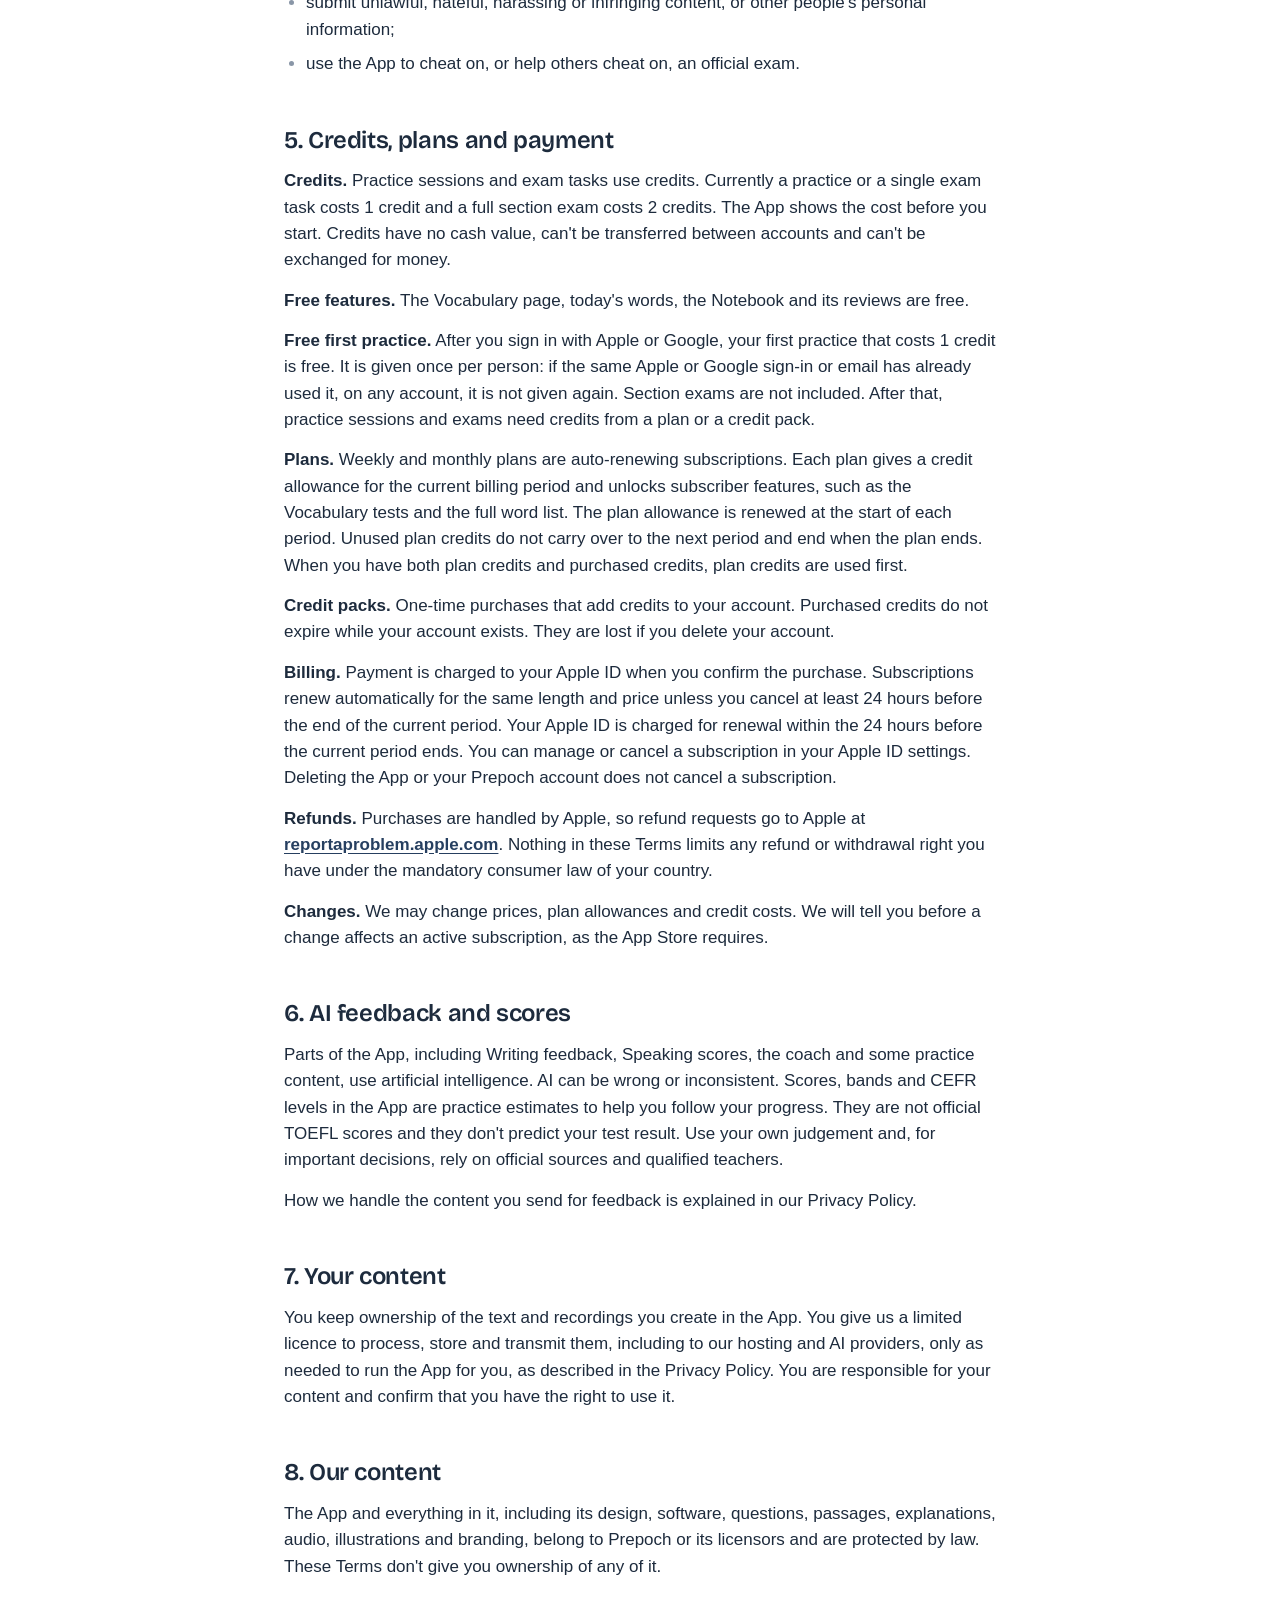
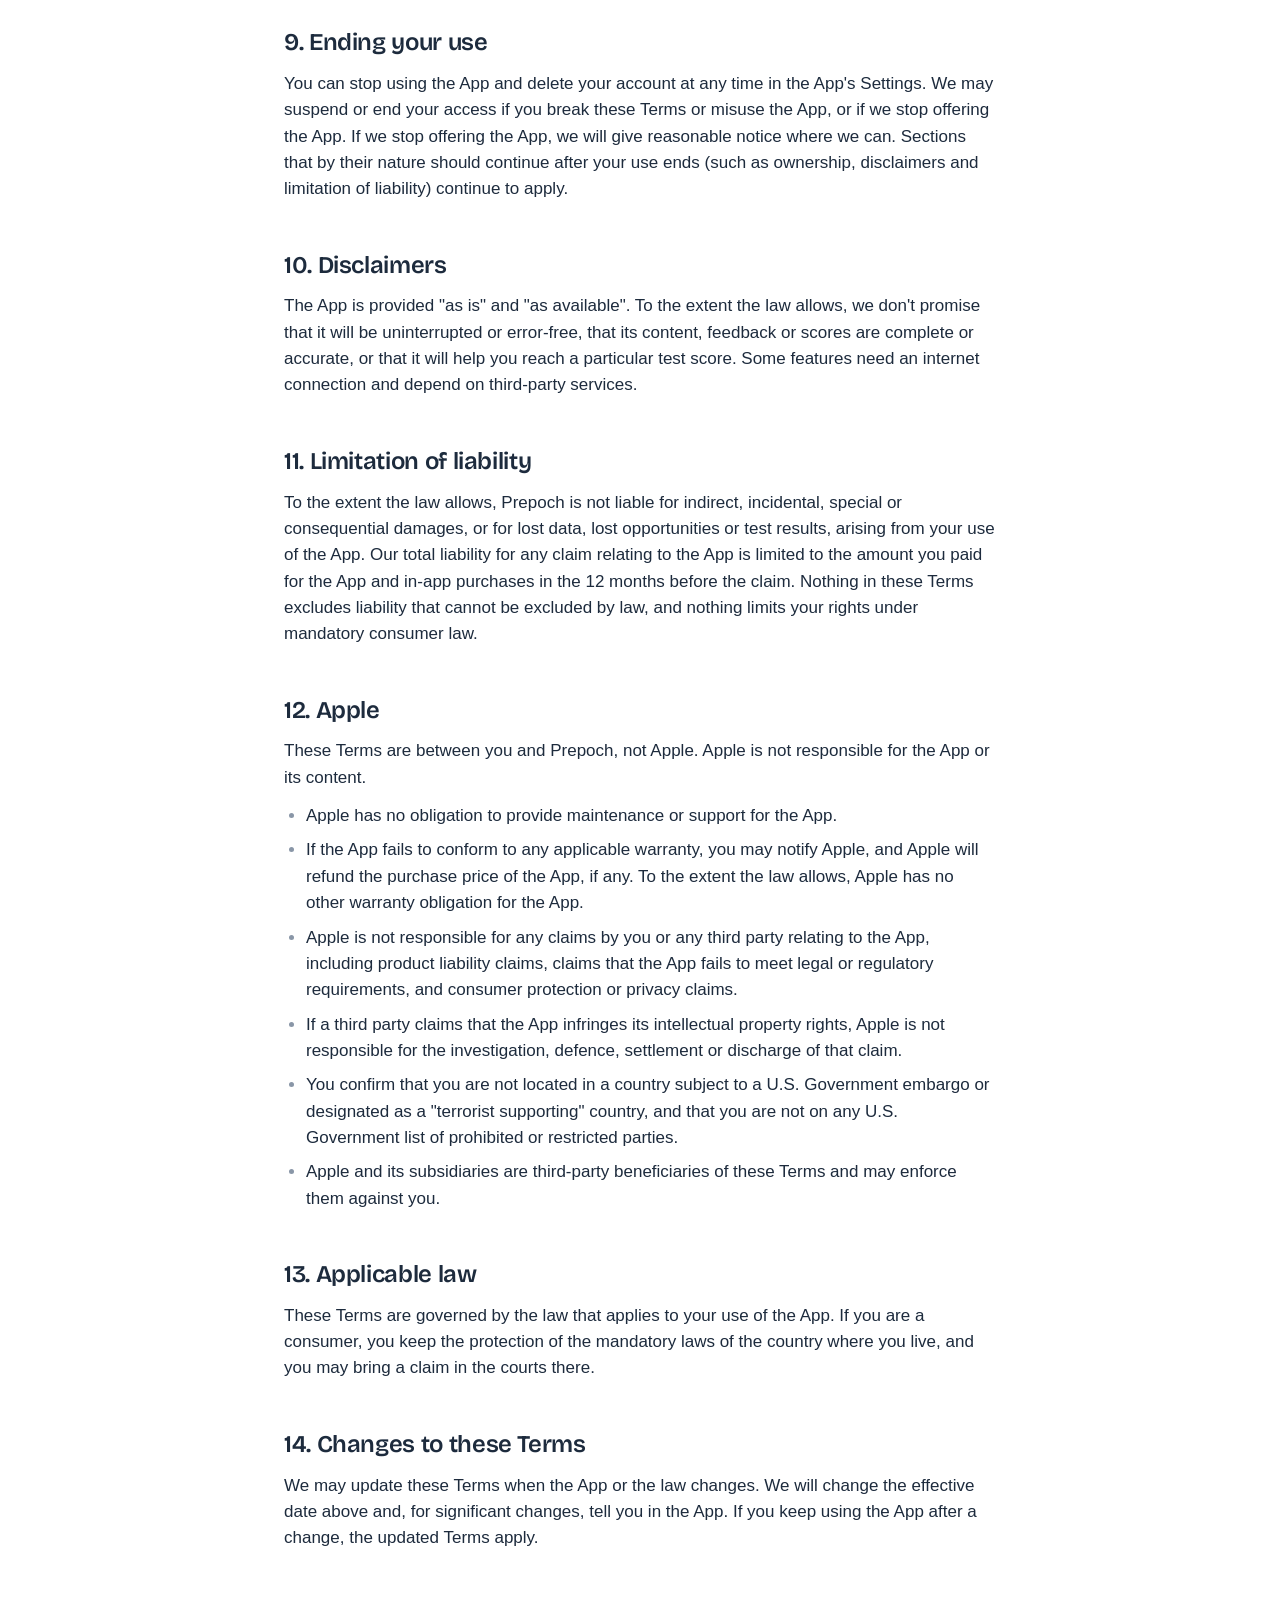
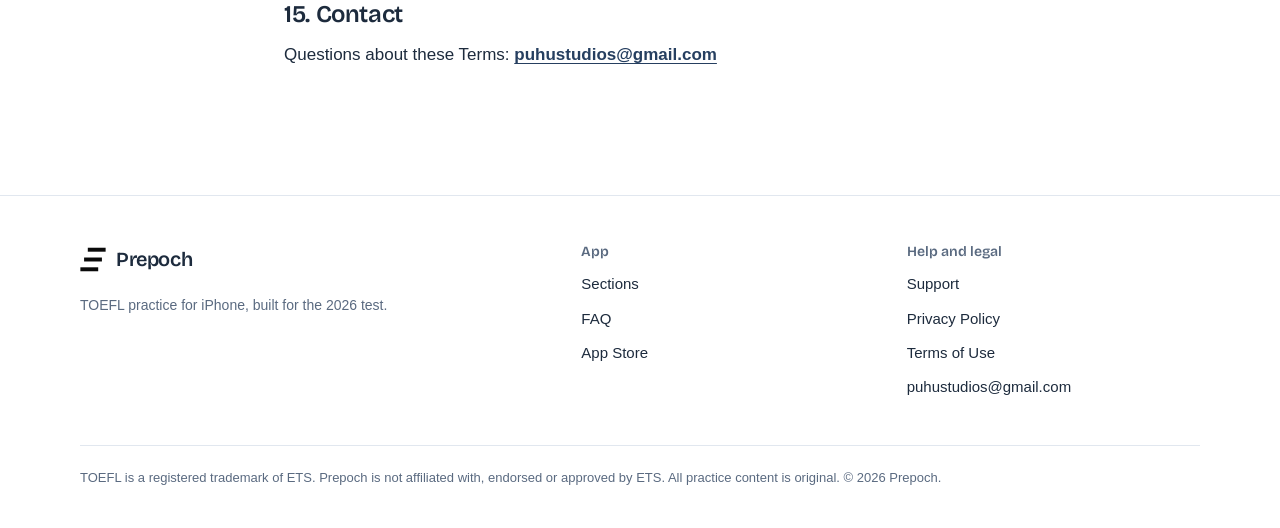
<file: terms.html>
<!doctype html>
<html lang="en">
<head>
<meta charset="utf-8">
<meta name="viewport" content="width=device-width, initial-scale=1">
<title>Terms of Use | Prepoch</title>
<meta name="description" content="The terms for using the Prepoch app: accounts, subscriptions and credits, acceptable use and more.">
<meta name="theme-color" content="#FFFFFF">
<link rel="canonical" href="https://prepoch.puhustudios.com/terms.html">
<meta property="og:type" content="website">
<meta property="og:url" content="https://prepoch.puhustudios.com/terms.html">
<meta property="og:title" content="Terms of Use | Prepoch">
<meta property="og:description" content="The terms for using the Prepoch app: accounts, subscriptions and credits, acceptable use and more.">
<meta property="og:image" content="https://prepoch.puhustudios.com/assets/brand/og.jpg">
<meta name="twitter:card" content="summary_large_image">
<meta name="apple-itunes-app" content="app-id=6819005801">
<link rel="icon" type="image/svg+xml" href="assets/brand/mark.svg">
<link rel="icon" type="image/png" href="assets/brand/favicon.png">
<link rel="apple-touch-icon" href="assets/brand/apple-touch-icon.png">
<link rel="preconnect" href="https://fonts.googleapis.com">
<link rel="preconnect" href="https://fonts.gstatic.com" crossorigin>
<link href="https://fonts.googleapis.com/css2?family=Bricolage+Grotesque:opsz,wght@12..96,500..700&display=swap" rel="stylesheet">
<link rel="stylesheet" href="styles.css">
</head>
<body class="page-terms">
<a class="skip" href="#main">Skip to content</a>
<header class="site-head">
  <div class="wrap head-row">
    <a class="brand" href="index.html" aria-label="Prepoch home"><img src="assets/brand/mark.svg" alt="" width="26" height="25">Prepoch</a>
    <nav class="nav" aria-label="Main">
      <a href="index.html#sections">Sections</a>
      <a href="index.html#feedback">Feedback</a>
      <a href="index.html#faq">FAQ</a>
      <a href="support.html">Support</a>
    </nav>
    <a class="btn" href="https://apps.apple.com/app/id6819005801">Download</a>
  </div>
</header>
<main id="main" class="doc">
  <h1>Terms of Use</h1>
  <p class="meta">Effective date: November 9, 2026. For the Prepoch app for iPhone.</p>
  <p>These Terms of Use ("Terms") are an agreement between you and Prepoch ("Prepoch", "we", "us") about the Prepoch app for iPhone (the "App"). By downloading, signing in to or using the App, you agree to these Terms. If you don't agree, don't use the App.</p>
<p>You download the App from the Apple App Store, so Apple's Licensed Application End User License Agreement (the "Apple EULA") also applies. If these Terms and the Apple EULA conflict on a point the Apple EULA covers, the Apple EULA applies on that point.</p>
<p>Questions about these Terms: <strong><a href="mailto:puhustudios@gmail.com">puhustudios@gmail.com</a></strong></p>
<h2>1. What Prepoch is</h2>
<p>Prepoch is a practice app for people preparing for the TOEFL® test. It offers practice tasks and timed section exams for Reading, Listening, Writing and Speaking, a vocabulary module, grammar lessons, a writing coach, a Notebook with review cards and progress tracking. It is an educational tool. It is not an official test and it does not guarantee any test result.</p>
<h2>2. Independent from ETS</h2>
<p>Prepoch is not affiliated with, endorsed, sponsored or approved by Educational Testing Service (ETS). TOEFL® is a registered trademark of ETS and is used only to describe what the App helps you prepare for. The questions, passages and audio in the App are original content written and produced by us, some with the help of AI, to follow the published test format. They are not real test questions. Always check the official TOEFL website for current test rules.</p>
<h2>3. Your account</h2>
<ul><li>You can start as a guest or sign in with Apple or Google.</li><li>Keep your sign-in details safe and give us accurate information. You are responsible for activity under your account.</li><li>You must be at least 13 years old. If you are under the age of majority where you live, you need your parent's or guardian's permission to use the App and to make purchases.</li><li>A guest account is tied to your device. If you delete the App or lose the device before signing in, a guest account and its credits may not be recoverable.</li></ul>
<h2>4. Licence and acceptable use</h2>
<p>We give you a personal, non-exclusive, non-transferable, revocable licence to use the App on Apple devices you own or control, for your own non-commercial study, under these Terms and the Apple EULA.</p>
<p>You agree not to:</p>
<ul><li>copy, resell, publish or share the App's questions, passages, audio or explanations in bulk, or use them to build a competing product;</li><li>use bots, scrapers or scripts, or try to get around credits, limits or security checks;</li><li>create multiple accounts to collect free credits or invite rewards;</li><li>reverse engineer, decompile, attack or overload the App or our servers, or probe them for weaknesses;</li><li>submit unlawful, hateful, harassing or infringing content, or other people's personal information;</li><li>use the App to cheat on, or help others cheat on, an official exam.</li></ul>
<h2>5. Credits, plans and payment</h2>
<p><strong>Credits.</strong> Practice sessions and exam tasks use credits. Currently a practice or a single exam task costs 1 credit and a full section exam costs 2 credits. The App shows the cost before you start. Credits have no cash value, can't be transferred between accounts and can't be exchanged for money.</p>
<p><strong>Free features.</strong> The Vocabulary page, today's words, the Notebook and its reviews are free.</p>
<p><strong>Free first practice.</strong> After you sign in with Apple or Google, your first practice that costs 1 credit is free. It is given once per person: if the same Apple or Google sign-in or email has already used it, on any account, it is not given again. Section exams are not included. After that, practice sessions and exams need credits from a plan or a credit pack.</p>
<p><strong>Plans.</strong> Weekly and monthly plans are auto-renewing subscriptions. Each plan gives a credit allowance for the current billing period and unlocks subscriber features, such as the Vocabulary tests and the full word list. The plan allowance is renewed at the start of each period. Unused plan credits do not carry over to the next period and end when the plan ends. When you have both plan credits and purchased credits, plan credits are used first.</p>
<p><strong>Credit packs.</strong> One-time purchases that add credits to your account. Purchased credits do not expire while your account exists. They are lost if you delete your account.</p>
<p><strong>Billing.</strong> Payment is charged to your Apple ID when you confirm the purchase. Subscriptions renew automatically for the same length and price unless you cancel at least 24 hours before the end of the current period. Your Apple ID is charged for renewal within the 24 hours before the current period ends. You can manage or cancel a subscription in your Apple ID settings. Deleting the App or your Prepoch account does not cancel a subscription.</p>
<p><strong>Refunds.</strong> Purchases are handled by Apple, so refund requests go to Apple at <a href="https://reportaproblem.apple.com">reportaproblem.apple.com</a>. Nothing in these Terms limits any refund or withdrawal right you have under the mandatory consumer law of your country.</p>
<p><strong>Changes.</strong> We may change prices, plan allowances and credit costs. We will tell you before a change affects an active subscription, as the App Store requires.</p>
<h2>6. AI feedback and scores</h2>
<p>Parts of the App, including Writing feedback, Speaking scores, the coach and some practice content, use artificial intelligence. AI can be wrong or inconsistent. Scores, bands and CEFR levels in the App are practice estimates to help you follow your progress. They are not official TOEFL scores and they don't predict your test result. Use your own judgement and, for important decisions, rely on official sources and qualified teachers.</p>
<p>How we handle the content you send for feedback is explained in our Privacy Policy.</p>
<h2>7. Your content</h2>
<p>You keep ownership of the text and recordings you create in the App. You give us a limited licence to process, store and transmit them, including to our hosting and AI providers, only as needed to run the App for you, as described in the Privacy Policy. You are responsible for your content and confirm that you have the right to use it.</p>
<h2>8. Our content</h2>
<p>The App and everything in it, including its design, software, questions, passages, explanations, audio, illustrations and branding, belong to Prepoch or its licensors and are protected by law. These Terms don't give you ownership of any of it.</p>
<h2>9. Ending your use</h2>
<p>You can stop using the App and delete your account at any time in the App's Settings. We may suspend or end your access if you break these Terms or misuse the App, or if we stop offering the App. If we stop offering the App, we will give reasonable notice where we can. Sections that by their nature should continue after your use ends (such as ownership, disclaimers and limitation of liability) continue to apply.</p>
<h2>10. Disclaimers</h2>
<p>The App is provided "as is" and "as available". To the extent the law allows, we don't promise that it will be uninterrupted or error-free, that its content, feedback or scores are complete or accurate, or that it will help you reach a particular test score. Some features need an internet connection and depend on third-party services.</p>
<h2>11. Limitation of liability</h2>
<p>To the extent the law allows, Prepoch is not liable for indirect, incidental, special or consequential damages, or for lost data, lost opportunities or test results, arising from your use of the App. Our total liability for any claim relating to the App is limited to the amount you paid for the App and in-app purchases in the 12 months before the claim. Nothing in these Terms excludes liability that cannot be excluded by law, and nothing limits your rights under mandatory consumer law.</p>
<h2>12. Apple</h2>
<p>These Terms are between you and Prepoch, not Apple. Apple is not responsible for the App or its content.</p>
<ul><li>Apple has no obligation to provide maintenance or support for the App.</li><li>If the App fails to conform to any applicable warranty, you may notify Apple, and Apple will refund the purchase price of the App, if any. To the extent the law allows, Apple has no other warranty obligation for the App.</li><li>Apple is not responsible for any claims by you or any third party relating to the App, including product liability claims, claims that the App fails to meet legal or regulatory requirements, and consumer protection or privacy claims.</li><li>If a third party claims that the App infringes its intellectual property rights, Apple is not responsible for the investigation, defence, settlement or discharge of that claim.</li><li>You confirm that you are not located in a country subject to a U.S. Government embargo or designated as a "terrorist supporting" country, and that you are not on any U.S. Government list of prohibited or restricted parties.</li><li>Apple and its subsidiaries are third-party beneficiaries of these Terms and may enforce them against you.</li></ul>
<h2>13. Applicable law</h2>
<p>These Terms are governed by the law that applies to your use of the App. If you are a consumer, you keep the protection of the mandatory laws of the country where you live, and you may bring a claim in the courts there.</p>
<h2>14. Changes to these Terms</h2>
<p>We may update these Terms when the App or the law changes. We will change the effective date above and, for significant changes, tell you in the App. If you keep using the App after a change, the updated Terms apply.</p>
<h2>15. Contact</h2>
<p>Questions about these Terms: <strong><a href="mailto:puhustudios@gmail.com">puhustudios@gmail.com</a></strong></p>
</main>
<footer class="site-foot">
  <div class="wrap">
    <div class="foot-grid">
      <div>
        <a class="brand" href="index.html"><img src="assets/brand/mark.svg" alt="" width="26" height="25">Prepoch</a>
        <p class="small" style="margin-top:14px;max-width:22em">TOEFL practice for iPhone, built for the 2026 test.</p>
      </div>
      <div>
        <h2>App</h2>
        <ul>
          <li><a href="index.html#sections">Sections</a></li>
          <li><a href="index.html#faq">FAQ</a></li>
          <li><a href="https://apps.apple.com/app/id6819005801">App Store</a></li>
        </ul>
      </div>
      <div>
        <h2>Help and legal</h2>
        <ul>
          <li><a href="support.html">Support</a></li>
          <li><a href="privacy.html">Privacy Policy</a></li>
          <li><a href="terms.html">Terms of Use</a></li>
          <li><a href="mailto:puhustudios@gmail.com">puhustudios@gmail.com</a></li>
        </ul>
      </div>
    </div>
    <p class="foot-note">TOEFL is a registered trademark of ETS. Prepoch is not affiliated with, endorsed or approved by ETS. All practice content is original. © 2026 Prepoch.</p>
  </div>
</footer>
<script>
  // The header gets a hairline once the page has scrolled.
  const h = document.querySelector('.site-head');
  const onScroll = () => h.classList.toggle('scrolled', window.scrollY > 8);
  addEventListener('scroll', onScroll, { passive: true }); onScroll();
</script>
</body>
</html>
</file>
<file: styles.css>
/* Prepoch website. Tokens follow the app's final palette (9–10 Nov 2026). */
:root {
  --ink: #1D2B3D;
  --navy: #263F60;
  --navy-dark: #1C304B;
  --text-2: #5A6A80;
  --text-3: #8996A7;
  --page: #FFFFFF;
  --surface: #F6F8FB;
  --surface-2: #EEF2F7;
  --line: #E1E7EF;

  --reading: #80CCA3;
  --listening: #F18E7D;
  --writing: #D1E7F5;
  --speaking: #F6E69B;
  --vocabulary: #B49AF5;
  --grammar: #F8C1E2;
  --warmup: #F7CA91;
  --review: #E8F48A;

  --r-tile: 28px;
  --r-card: 20px;
  --wrap: 1120px;
  --gutter: 24px;
  /* 13 Nov 2026 (owner): the app's two faces. Body = the system font (SF Pro on iPhone, Mac and iPad); headings = Bricolage Grotesque SemiBold, loaded from Google Fonts. */
  --font: -apple-system, BlinkMacSystemFont, "SF Pro Text", "Segoe UI", Roboto, "Helvetica Neue", Arial, sans-serif;
  --font-display: "Bricolage Grotesque", -apple-system, BlinkMacSystemFont, "Segoe UI", Roboto, Arial, sans-serif;
}

* { box-sizing: border-box; }
html { -webkit-text-size-adjust: 100%; scroll-behavior: smooth; }
body {
  margin: 0;
  background: var(--page);
  color: var(--ink);
  font-family: var(--font);
  font-size: 17px;
  line-height: 1.55;
  -webkit-font-smoothing: antialiased;
  text-rendering: optimizeLegibility;
}
img { display: block; max-width: 100%; height: auto; }
a { color: inherit; }
h1, h2, h3, p, ul, ol, figure { margin: 0; }
ul, ol { padding: 0; list-style: none; }
:focus-visible { outline: 3px solid #83B9EC; outline-offset: 3px; border-radius: 6px; }

.wrap { width: 100%; max-width: calc(var(--wrap) + 2 * var(--gutter)); margin-inline: auto; padding-inline: var(--gutter); }
.skip { position: absolute; left: -9999px; top: 8px; background: var(--navy); color: #fff; padding: 10px 16px; border-radius: 999px; z-index: 100; }
.skip:focus { left: 16px; }

h1, h2, h3 { font-family: var(--font-display); font-weight: 600; letter-spacing: -0.022em; line-height: 1.08; text-wrap: balance; }
h2 { font-size: clamp(30px, 4.2vw, 46px); }
h3 { font-size: 20px; letter-spacing: -0.012em; line-height: 1.25; }
.lede { font-size: clamp(17px, 1.6vw, 19px); color: var(--text-2); max-width: 34em; text-wrap: pretty; }
.small { font-size: 14px; color: var(--text-2); }

/* Buttons: the app's navy capsule. */
.btn {
  display: inline-flex; align-items: center; justify-content: center; gap: 10px;
  min-height: 48px; padding: 0 22px;
  background: var(--navy); color: #fff;
  font: inherit; font-weight: 600; font-size: 16px; text-decoration: none; white-space: nowrap;
  border-radius: 999px;
  transition: background-color .15s ease;
}
.btn:hover { background: var(--navy-dark); }
.btn:active { background: #172940; }
.btn svg { width: 18px; height: 18px; flex: none; }
.btn-lg { min-height: 56px; padding: 0 28px; font-size: 17px; }
.btn-secondary { background: #EAF1F9; color: var(--navy); }
.btn-secondary:hover { background: #DCE8F5; }
.btn-secondary:active { background: #D0DFF0; }
.btn-light { background: #fff; color: var(--navy); }
.btn-light:hover { background: #EAF1F9; }
.link { font-weight: 600; color: var(--navy); text-underline-offset: 4px; text-decoration-thickness: 1.5px; }

/* Header */
.site-head { position: sticky; top: 0; z-index: 50; background: rgba(255, 255, 255, .86); backdrop-filter: saturate(1.6) blur(14px); -webkit-backdrop-filter: saturate(1.6) blur(14px); border-bottom: 1px solid transparent; transition: border-color .2s ease; }
.site-head.scrolled { border-bottom-color: var(--line); }
.head-row { display: flex; align-items: center; gap: 28px; height: 68px; }
.brand { display: inline-flex; align-items: center; gap: 10px; font-family: var(--font-display); font-weight: 600; font-size: 20px; letter-spacing: -0.02em; text-decoration: none; color: var(--ink); }
.brand img { width: 26px; height: auto; }
.nav { display: flex; gap: 28px; margin-left: auto; }
.nav a { font-size: 15px; font-weight: 500; color: var(--text-2); text-decoration: none; padding: 8px 0; }
.nav a:hover { color: var(--ink); }
.site-head .btn { min-height: 40px; padding: 0 18px; font-size: 15px; }

/* Hero */
.hero { padding: clamp(40px, 7vw, 88px) 0 clamp(56px, 8vw, 104px); overflow: hidden; }
.hero-grid { display: grid; grid-template-columns: minmax(0, 1.08fr) minmax(0, 1fr); gap: clamp(32px, 5vw, 72px); align-items: center; }
.hero h1 { font-size: clamp(40px, 5.3vw, 66px); letter-spacing: -0.035em; line-height: 1.02; }
.hero h1 .quiet { display: block; color: var(--text-3); font-weight: 500; }
.hero .lede { margin-top: 24px; }
.hero-actions { display: flex; flex-wrap: wrap; align-items: center; gap: 14px 24px; margin-top: 32px; }
.hero-note { margin-top: 18px; font-size: 14.5px; color: var(--text-2); }

/* The four sections as staggered arches. */
.stage { display: grid; grid-template-columns: repeat(4, 1fr); gap: 12px; max-width: 560px; margin-inline: auto; width: 100%; padding-bottom: 40px; }
.arch { position: relative; aspect-ratio: 3 / 5.4; border-radius: 999px 999px 22px 22px; overflow: hidden; display: flex; flex-direction: column; justify-content: flex-end; align-items: center; padding: 0 6px 16px; }
.arch:nth-child(even) { transform: translateY(40px); }
.arch img { width: 108%; max-width: none; margin-bottom: 6px; }
.arch span { font-size: clamp(11px, 1.45vw, 14px); font-weight: 700; letter-spacing: -0.01em; color: var(--ink); background: rgba(255, 255, 255, .62); padding: 5px 10px; border-radius: 999px; }
.arch.t-reading { background: var(--reading); }
.arch.t-listening { background: var(--listening); }
.arch.t-writing { background: var(--writing); }
.arch.t-speaking { background: var(--speaking); }

.phone { border-radius: 9% / 4.4%; overflow: hidden; background: #fff; box-shadow: 0 0 0 1px rgba(29, 43, 61, .10), 0 30px 60px -22px rgba(29, 43, 61, .38), 0 12px 24px -14px rgba(29, 43, 61, .22); }
.phone img { width: 100%; }

@media (prefers-reduced-motion: no-preference) {
  .arch { animation: arch-in .7s cubic-bezier(.2, .8, .2, 1) both; }
  .arch:nth-child(2) { animation-delay: .06s; }
  .arch:nth-child(3) { animation-delay: .12s; }
  .arch:nth-child(4) { animation-delay: .18s; }
  @keyframes arch-in { from { opacity: 0; translate: 0 16px; } to { opacity: 1; translate: 0 0; } }
}

/* Sections */
.block { padding: clamp(56px, 8vw, 104px) 0; }
.block-tint { background: var(--surface); }
.block-head { display: grid; grid-template-columns: minmax(0, 1fr) minmax(0, 1fr); gap: 20px 56px; align-items: end; margin-bottom: clamp(28px, 4vw, 48px); }
.block-head .lede { justify-self: end; }

.subhead { font-size: 15px; font-weight: 600; color: var(--text-2); margin: 0 0 14px; letter-spacing: 0; }
.subhead + .tiles { margin-bottom: 36px; }
.tiles { display: grid; grid-template-columns: repeat(12, minmax(0, 1fr)); gap: 16px; }
.tile-card { position: relative; overflow: hidden; border-radius: var(--r-tile); padding: 30px 30px 32px; min-height: 320px; display: flex; flex-direction: column; color: var(--ink); }
.tile-card h3 { font-size: clamp(26px, 2.8vw, 34px); letter-spacing: -0.025em; line-height: 1.05; }
.tile-card p { margin-top: 10px; max-width: 19em; font-size: 16px; line-height: 1.45; color: rgba(29, 43, 61, .86); }
.tile-card .tasks { margin-top: auto; padding-top: 28px; max-width: 58%; font-size: 15px; font-weight: 600; line-height: 1.3; position: relative; z-index: 1; }
.tile-card .tasks li { padding: 9px 0; border-top: 1px solid rgba(29, 43, 61, .16); }
.tile-card .art { position: absolute; right: -8px; bottom: -6px; width: min(46%, 250px); pointer-events: none; }
.span-7 { grid-column: span 7; } .span-5 { grid-column: span 5; } .span-6 { grid-column: span 6; }
.span-7 .art { width: min(44%, 280px); }
.c-reading { background: var(--reading); } .c-listening { background: var(--listening); }
.c-writing { background: var(--writing); } .c-speaking { background: var(--speaking); }
.c-vocabulary { background: var(--vocabulary); } .c-grammar { background: var(--grammar); }
.c-reading .art { bottom: -22px; }
.c-writing .art { right: -34px; bottom: -4px; width: min(52%, 270px); }
.c-vocabulary .art { bottom: -30px; }

/* Screens: the App Store set, scrolled sideways. */
.gallery { display: flex; gap: 20px; overflow-x: auto; scroll-snap-type: x mandatory; padding: 8px var(--gutter) 28px; margin-inline: calc(-1 * var(--gutter)); scrollbar-width: thin; scrollbar-color: #CBD5E1 transparent; }
.shot { flex: 0 0 min(72vw, 264px); scroll-snap-align: center; border-radius: var(--r-tile); padding: 26px 20px 0; overflow: hidden; display: flex; flex-direction: column; }
.shot figcaption { font-family: var(--font-display); font-size: 19px; font-weight: 600; letter-spacing: -0.015em; line-height: 1.18; text-align: center; min-height: 3.6em; text-wrap: balance; }
.shot .phone { margin-top: 14px; border-radius: 26px 26px 0 0; box-shadow: 0 0 0 1px rgba(29, 43, 61, .08), 0 18px 34px -18px rgba(29, 43, 61, .35); max-height: 400px; }
.s-review { background: var(--review); } .s-warmup { background: var(--warmup); }
.s-reading { background: var(--reading); } .s-listening { background: var(--listening); }
.s-writing { background: var(--writing); } .s-speaking { background: var(--speaking); }
.s-vocabulary { background: var(--vocabulary); } .s-grammar { background: var(--grammar); }

/* Feedback */
.split { display: grid; grid-template-columns: minmax(0, 1fr) minmax(0, 1fr); gap: clamp(32px, 6vw, 88px); align-items: center; }
.points { margin-top: 32px; display: grid; gap: 0; }
.point { padding: 20px 0; border-top: 1px solid var(--line); }
.point:last-child { border-bottom: 1px solid var(--line); }
.point p { margin-top: 6px; color: var(--text-2); font-size: 16px; max-width: 30em; }
.duo { position: relative; display: grid; grid-template-columns: 1fr 1fr; gap: 18px; align-items: start; background: var(--surface-2); border-radius: var(--r-tile); padding: 36px 28px 0; overflow: hidden; max-height: 500px; }
.duo .phone { border-radius: 26px 26px 0 0; }
.duo .phone:last-child { margin-top: 44px; }

/* A day with Prepoch: a real sequence, so it is numbered. */
.steps { display: grid; grid-template-columns: repeat(3, minmax(0, 1fr)); gap: 16px; counter-reset: step; }
.steps li { counter-increment: step; background: #fff; border: 1px solid var(--line); border-radius: var(--r-card); padding: 26px 26px 28px; }
.steps li::before { content: counter(step); display: grid; place-items: center; width: 36px; height: 36px; border-radius: 50%; background: var(--navy); color: #fff; font-weight: 700; font-size: 16px; margin-bottom: 20px; }
.steps p { margin-top: 8px; color: var(--text-2); font-size: 16px; }

/* Band scale: six rising bars, like the level marks in the app. */
.scale { display: grid; grid-template-columns: repeat(6, minmax(0, 1fr)); gap: 10px; align-items: end; height: 300px; margin-top: 8px; }
.band { position: relative; height: calc(26% + var(--n) * 12.3%); border-radius: 16px 16px 6px 6px; background: var(--surface-2); padding: 14px 16px; display: flex; flex-direction: column; justify-content: space-between; }
.band b { font-family: var(--font-display); font-size: clamp(26px, 3.4vw, 40px); font-weight: 600; letter-spacing: -0.03em; line-height: 1; }
.band span { font-size: 14px; font-weight: 600; color: var(--text-2); }
.band.is-target { background: var(--navy); color: #fff; }
.band.is-target span { color: #CFE0F7; }
.band.is-target::before { content: "Your target"; position: absolute; left: 0; right: 0; top: -30px; text-align: center; font-size: 14px; font-weight: 600; color: var(--navy); }
.scale-note { margin-top: 18px; }

/* Free */
.free { display: grid; grid-template-columns: minmax(0, 1fr) auto; gap: 24px 48px; align-items: center; background: var(--review); border-radius: var(--r-tile); padding: clamp(28px, 5vw, 56px); }
.free p { margin-top: 14px; max-width: 36em; font-size: 17px; color: rgba(29, 43, 61, .88); }

/* FAQ */
.faq { display: grid; grid-template-columns: minmax(0, .8fr) minmax(0, 1.6fr); gap: 24px 56px; align-items: start; }
.faq-list details { border-top: 1px solid var(--line); }
.faq-list details:last-child { border-bottom: 1px solid var(--line); }
.faq-list summary { cursor: pointer; list-style: none; display: flex; justify-content: space-between; gap: 20px; align-items: center; padding: 20px 0; font-weight: 600; font-size: 18px; letter-spacing: -0.01em; }
.faq-list summary::-webkit-details-marker { display: none; }
.faq-list summary::after { content: ""; flex: none; width: 12px; height: 12px; border-right: 2px solid var(--navy); border-bottom: 2px solid var(--navy); transform: rotate(45deg) translate(-3px, -3px); transition: transform .2s ease; }
.faq-list details[open] summary::after { transform: rotate(-135deg) translate(-3px, -3px); }
.faq-list details p { padding: 0 40px 22px 0; color: var(--text-2); max-width: 42em; }
.faq-list a { color: var(--navy); font-weight: 600; text-underline-offset: 3px; }

/* Closing */
.closing { position: relative; overflow: hidden; background: var(--navy); color: #fff; border-radius: var(--r-tile); padding: clamp(40px, 7vw, 84px) clamp(28px, 6vw, 72px); display: grid; gap: 28px; justify-items: start; }
.closing h2 { max-width: 12em; }
.closing img { position: absolute; right: clamp(-40px, 2vw, 40px); bottom: -24px; width: min(34%, 300px); pointer-events: none; }

/* Footer */
.site-foot { margin-top: clamp(56px, 8vw, 104px); border-top: 1px solid var(--line); padding: 48px 0 40px; }
.foot-grid { display: grid; grid-template-columns: 1.6fr 1fr 1fr; gap: 32px; }
.site-foot h2 { font-size: 14px; font-weight: 600; letter-spacing: 0; color: var(--text-2); margin-bottom: 12px; }
.site-foot li { margin: 8px 0; }
.site-foot li a { font-size: 15px; text-decoration: none; overflow-wrap: anywhere; }
.site-foot li a:hover { text-decoration: underline; text-underline-offset: 3px; }
.foot-note { margin-top: 36px; padding-top: 22px; border-top: 1px solid var(--line); font-size: 13px; color: var(--text-2); max-width: none; }

/* Document pages: privacy, terms, support */
.doc { max-width: 760px; margin-inline: auto; padding: clamp(40px, 6vw, 72px) var(--gutter) 24px; }
.doc h1 { font-size: clamp(36px, 5vw, 52px); letter-spacing: -0.03em; }
.doc .meta { margin-top: 14px; color: var(--text-2); font-size: 16px; }
.doc h2 { font-size: 24px; letter-spacing: -0.015em; line-height: 1.2; margin-top: 48px; }
.doc h3 { font-size: 18px; margin-top: 28px; }
.doc p { margin-top: 14px; }
.doc ul, .doc ol { margin-top: 12px; padding-left: 22px; }
.doc ul { list-style: disc; } .doc ol { list-style: decimal; }
.doc li { margin: 8px 0; }
.doc li::marker { color: var(--text-3); }
.doc a { color: var(--navy); font-weight: 600; text-underline-offset: 3px; }
.doc table { width: 100%; border-collapse: collapse; margin-top: 16px; font-size: 15.5px; }
.doc th, .doc td { text-align: left; vertical-align: top; padding: 10px 12px; border-bottom: 1px solid var(--line); }
.doc th { background: var(--surface); font-weight: 600; }
.summary-box, .contact-box { margin-top: 28px; background: var(--surface); border: 1px solid var(--line); border-radius: var(--r-card); padding: 24px 26px 26px; }
.summary-box h2, .contact-box h2 { margin-top: 0; font-size: 20px; }
.contact-box .btn { margin-top: 18px; color: #fff; font-weight: 600; }
.doc .faq-list { margin-top: 18px; }
.doc .faq-list details p { margin-top: 0; }

/* Narrow screens */
@media (max-width: 900px) {
  .hero-grid, .split, .faq, .block-head { grid-template-columns: minmax(0, 1fr); }
  .block-head .lede { justify-self: start; }
  .stage { max-width: 460px; }
  .span-7, .span-5, .span-6 { grid-column: span 12; }
  .tile-card { min-height: 280px; }
  .steps { grid-template-columns: minmax(0, 1fr); }
  .free { grid-template-columns: minmax(0, 1fr); }
  .foot-grid { grid-template-columns: minmax(0, 1fr) minmax(0, 1fr); }
  .foot-grid > :first-child { grid-column: 1 / -1; }
}
@media (max-width: 640px) {
  :root { --gutter: 18px; --r-tile: 22px; }
  .nav { display: none; }
  .site-head .btn { margin-left: auto; }
  .hero h1 { font-size: clamp(40px, 12vw, 56px); }
  .tile-card { padding: 24px 22px 26px; }
  .tile-card .tasks { max-width: 62%; font-size: 14.5px; }
  .scale { gap: 6px; height: 240px; }
  .band { padding: 10px 8px; border-radius: 12px 12px 4px 4px; }
  .band span { font-size: 12.5px; }
  .band.is-target::before { font-size: 12px; white-space: nowrap; left: -20px; right: -20px; }
  .duo { padding: 24px 16px 0; gap: 12px; max-height: 340px; }
  .duo .phone { border-radius: 18px 18px 0 0; }
  .closing { padding-bottom: 150px; }
  .closing img { width: 150px; right: 8px; bottom: -14px; }
  .closing h2 { max-width: 9em; }
}
</file>
